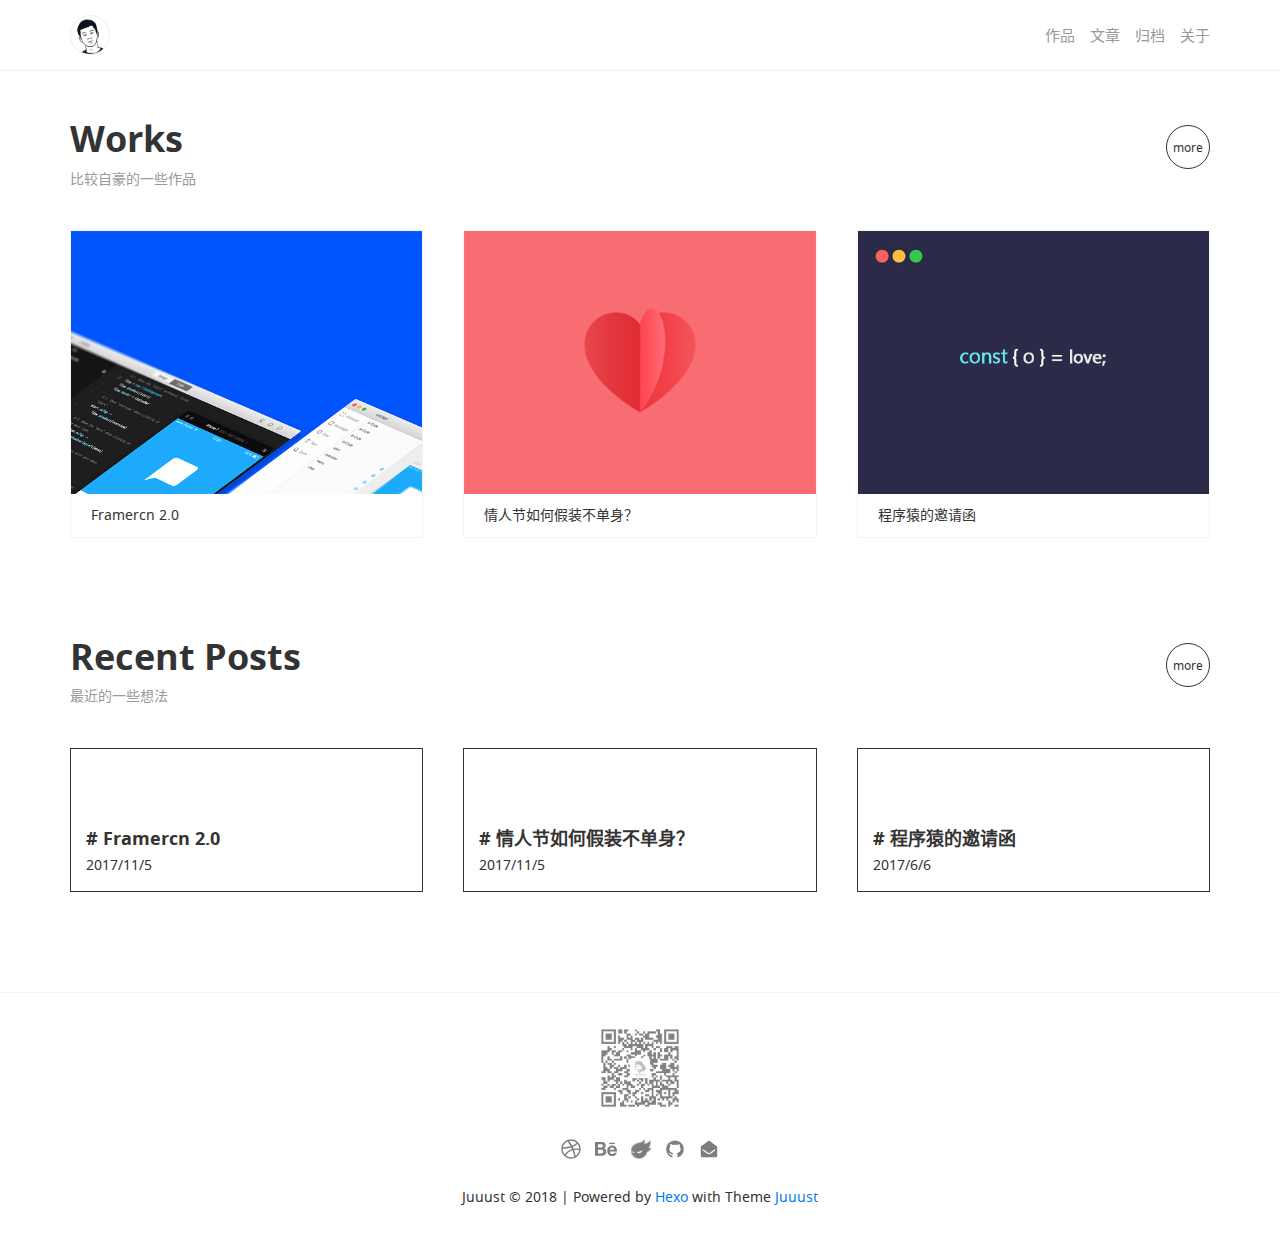
<file: index.html>
<!DOCTYPE html>
<html lang="zh-CN">

<!-- Head tag -->
<head>
  <meta charset="utf-8">
  <meta http-equiv="X-UA-Compatible" content="IE=edge">

  <!--Description-->
  
  <meta name="description" content="这是我的博客，包含设计、前端等内容。">
  

  <!--Author-->
  
  <meta name="author" content="Jun">
  

  <!--Open Graph Title-->
  
      <meta property="og:title" content="Juuust"/>
  
  <!--Open Graph Description-->
  
      <meta property="og:description" content="这是我的博客，包含设计、前端等内容。" />
  
  <!--Open Graph Site Name-->
  <meta property="og:site_name" content="Juuust"/>
  <!--Type page-->
  
      <meta property="og:type" content="website" />
  
  <!--Page Cover-->
  

  <meta name="viewport" content="width=device-width, initial-scale=1, maximum-scale=1">

  <!-- Title -->
  
  <title>Juuust - 好奇心大于一切</title>


  <link rel="shortcut icon" href="/images/favicon.ico">

  <!-- Custom CSS/Sass -->
  <link rel="stylesheet" href="/css/style.css">
</head>


<body>

  <!-- Nav -->
  <header class="site-header">
  <nav class="container">
    <a class="header-logo" href="/" rel="home">
      
      <img src="/images/header-avatar.png" alt="Juuust">
      
    </a>
    
    
    
      <a class="header-link pull-right " href="/about">
        关于
      </a>
      
    
      <a class="header-link pull-right " href="/archives">
        归档
      </a>
      
    
      <a class="header-link pull-right " href="/page">
        文章
      </a>
      
    
      <a class="header-link pull-right " href="/works">
        作品
      </a>
      
    
  </nav>
</header>


  <!-- Main Content -->
  
<div class="site-content home">
  
    

  <div class="container container-works">
    
      <h1 class="section-title">
        <span>Works</span>
        
          <a href="/works" class="btn-more pull-right">more</a>
        
      </h1>
      <p class="section-description">比较自豪的一些作品</p>
      <ul class="row works-list section-list">
        
          <li class="col-sm-6 col-md-4 section-item">
            <a class="list-item" href="/2017/framercn/">
              <div class="poster">
                <img src="/images/post/framercn/cover.png">
              </div>
              <div class="desc">
                <h4 class="title">Framercn 2.0</h4>
              </div>
            </a>
          </li>
        
          <li class="col-sm-6 col-md-4 section-item">
            <a class="list-item" href="/2017/love/">
              <div class="poster">
                <img src="/images/post/love/cover.png">
              </div>
              <div class="desc">
                <h4 class="title">情人节如何假装不单身？</h4>
              </div>
            </a>
          </li>
        
          <li class="col-sm-6 col-md-4 section-item">
            <a class="list-item" href="/2017/invitation/">
              <div class="poster">
                <img src="/images/post/invitation/cover.jpg">
              </div>
              <div class="desc">
                <h4 class="title">程序猿的邀请函</h4>
              </div>
            </a>
          </li>
        
      </ul>
    
  </div>


  
  <!-- 最近文章 -->
  <div class="container container-articles">
    
      <div class="space-lg"></div>
      <h1 class="section-title">
        <span>Recent Posts</span>
        <a href="/page" class="btn-more pull-right">more</a>
      </h1>
      <p class="section-description">最近的一些想法</p>
    
    <ul class="row articles-list section-list">
      
          

<li class="col-sm-6 col-md-4 section-item">
  <a class="list-item" href="/2017/framercn/">
    <div>
      <h3 class="item-title"># Framercn 2.0</h3>
      <p class="item-desc">2017/11/5</p>
    </div>
  </a>
</li>

      
          

<li class="col-sm-6 col-md-4 section-item">
  <a class="list-item" href="/2017/love/">
    <div>
      <h3 class="item-title"># 情人节如何假装不单身？</h3>
      <p class="item-desc">2017/11/5</p>
    </div>
  </a>
</li>

      
          

<li class="col-sm-6 col-md-4 section-item">
  <a class="list-item" href="/2017/invitation/">
    <div>
      <h3 class="item-title"># 程序猿的邀请函</h3>
      <p class="item-desc">2017/6/6</p>
    </div>
  </a>
</li>

      
    </ul>
  </div>
  
  <div class="space-xlg"></div>
</div>


  <!-- Footer -->
  
<footer class="footer text-center">
  <div class="container">
    
      <div class="footer-qrcode text-center">
        <img src="/images/weixin-qrcode.png"/>
      </div>
    
    <div class="footer-social">
      
        
          
        
          
            <a href="https://dribbble.com/leadream" class="icon icon-dribbble" target="_blank">
              <img src="/images/dribbble.svg">
            </a>
          
        
          
            <a href="https://github.com/leadream" class="icon icon-behance" target="_blank">
              <img src="/images/behance.svg">
            </a>
          
        
          
            <a href="https://leadream.zcool.com.cn/" class="icon icon-zcool" target="_blank">
              <img src="/images/zcool.svg">
            </a>
          
        
          
            <a href="https://github.com/leadream" class="icon icon-github" target="_blank">
              <img src="/images/github.svg">
            </a>
          
        
          
            <a href="mailto:leadream4@gmail.com" class="icon icon-mail" target="_blank">
              <img src="/images/mail.svg">
            </a>
          
        
      
    </div>
    <div>
      <span>Juuust &copy; 2018</span>
      
        <span class="split">|</span>
        <span>Powered by <a href="https://hexo.io/" target="_blank">Hexo</a> with Theme <a href="https://github.com/leadream/hexo-theme-juuust" target="_blank">Juuust</a></span>
      
    </div>
  </div>
</footer>


</body>

</html>
</file>
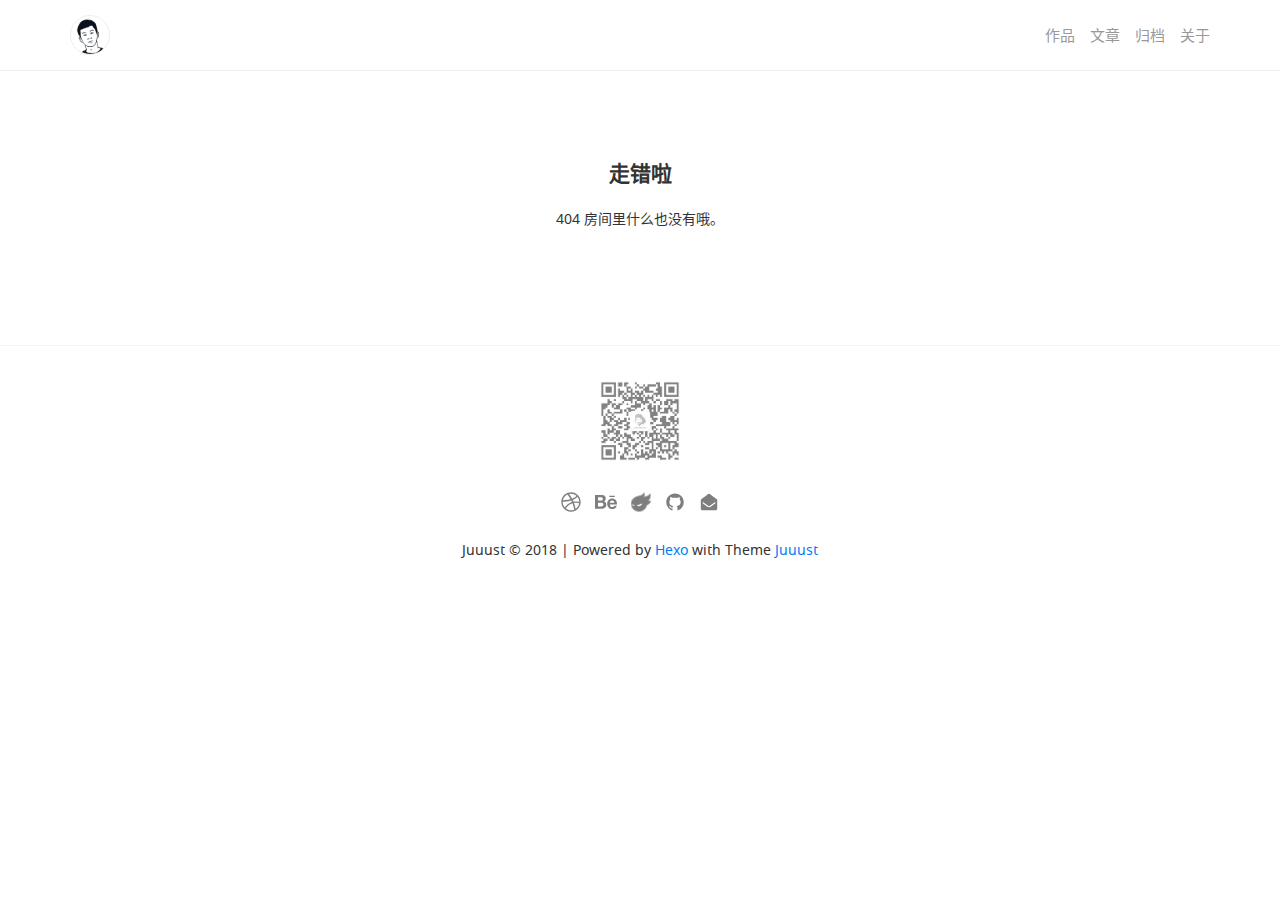
<file: 404/index.html>
<!DOCTYPE html>
<html lang="zh-CN">

<!-- Head tag -->
<head>
  <meta charset="utf-8">
  <meta http-equiv="X-UA-Compatible" content="IE=edge">

  <!--Description-->
  
  <meta name="description" content="404 房间里什么也没有哦。">
  

  <!--Author-->
  
  <meta name="author" content="Jun">
  

  <!--Open Graph Title-->
  
      <meta property="og:title" content="走错啦"/>
  
  <!--Open Graph Description-->
  
      <meta property="og:description" content="404 房间里什么也没有哦。" />
  
  <!--Open Graph Site Name-->
  <meta property="og:site_name" content="Juuust"/>
  <!--Type page-->
  
      <meta property="og:type" content="article" />
  
  <!--Page Cover-->
  

  <meta name="viewport" content="width=device-width, initial-scale=1, maximum-scale=1">

  <!-- Title -->
  
  <title>走错啦 - Juuust</title>


  <link rel="shortcut icon" href="/images/favicon.ico">

  <!-- Custom CSS/Sass -->
  <link rel="stylesheet" href="/css/style.css">
</head>


<body>

  <!-- Nav -->
  <header class="site-header">
  <nav class="container">
    <a class="header-logo" href="/" rel="home">
      
      <img src="/images/header-avatar.png" alt="Juuust">
      
    </a>
    
    
    
      <a class="header-link pull-right " href="/about">
        关于
      </a>
      
    
      <a class="header-link pull-right " href="/archives">
        归档
      </a>
      
    
      <a class="header-link pull-right " href="/page">
        文章
      </a>
      
    
      <a class="header-link pull-right " href="/works">
        作品
      </a>
      
    
  </nav>
</header>


  <!-- Main Content -->
  <div class="site-content not-found">
  <div class="container text-center">
    <div class="space-xxlg"></div>
    <h2>走错啦</h2>
    <p>404 房间里什么也没有哦。</p>
    <div class="space-sm"></div>
    <div class="space-xxlg"></div>
  </div>
</div>


  <!-- Footer -->
  
<footer class="footer text-center">
  <div class="container">
    
      <div class="footer-qrcode text-center">
        <img src="/images/weixin-qrcode.png"/>
      </div>
    
    <div class="footer-social">
      
        
          
        
          
            <a href="https://dribbble.com/leadream" class="icon icon-dribbble" target="_blank">
              <img src="/images/dribbble.svg">
            </a>
          
        
          
            <a href="https://github.com/leadream" class="icon icon-behance" target="_blank">
              <img src="/images/behance.svg">
            </a>
          
        
          
            <a href="https://leadream.zcool.com.cn/" class="icon icon-zcool" target="_blank">
              <img src="/images/zcool.svg">
            </a>
          
        
          
            <a href="https://github.com/leadream" class="icon icon-github" target="_blank">
              <img src="/images/github.svg">
            </a>
          
        
          
            <a href="mailto:leadream4@gmail.com" class="icon icon-mail" target="_blank">
              <img src="/images/mail.svg">
            </a>
          
        
      
    </div>
    <div>
      <span>Juuust &copy; 2018</span>
      
        <span class="split">|</span>
        <span>Powered by <a href="https://hexo.io/" target="_blank">Hexo</a> with Theme <a href="https://github.com/leadream/hexo-theme-juuust" target="_blank">Juuust</a></span>
      
    </div>
  </div>
</footer>


</body>

</html>
</file>
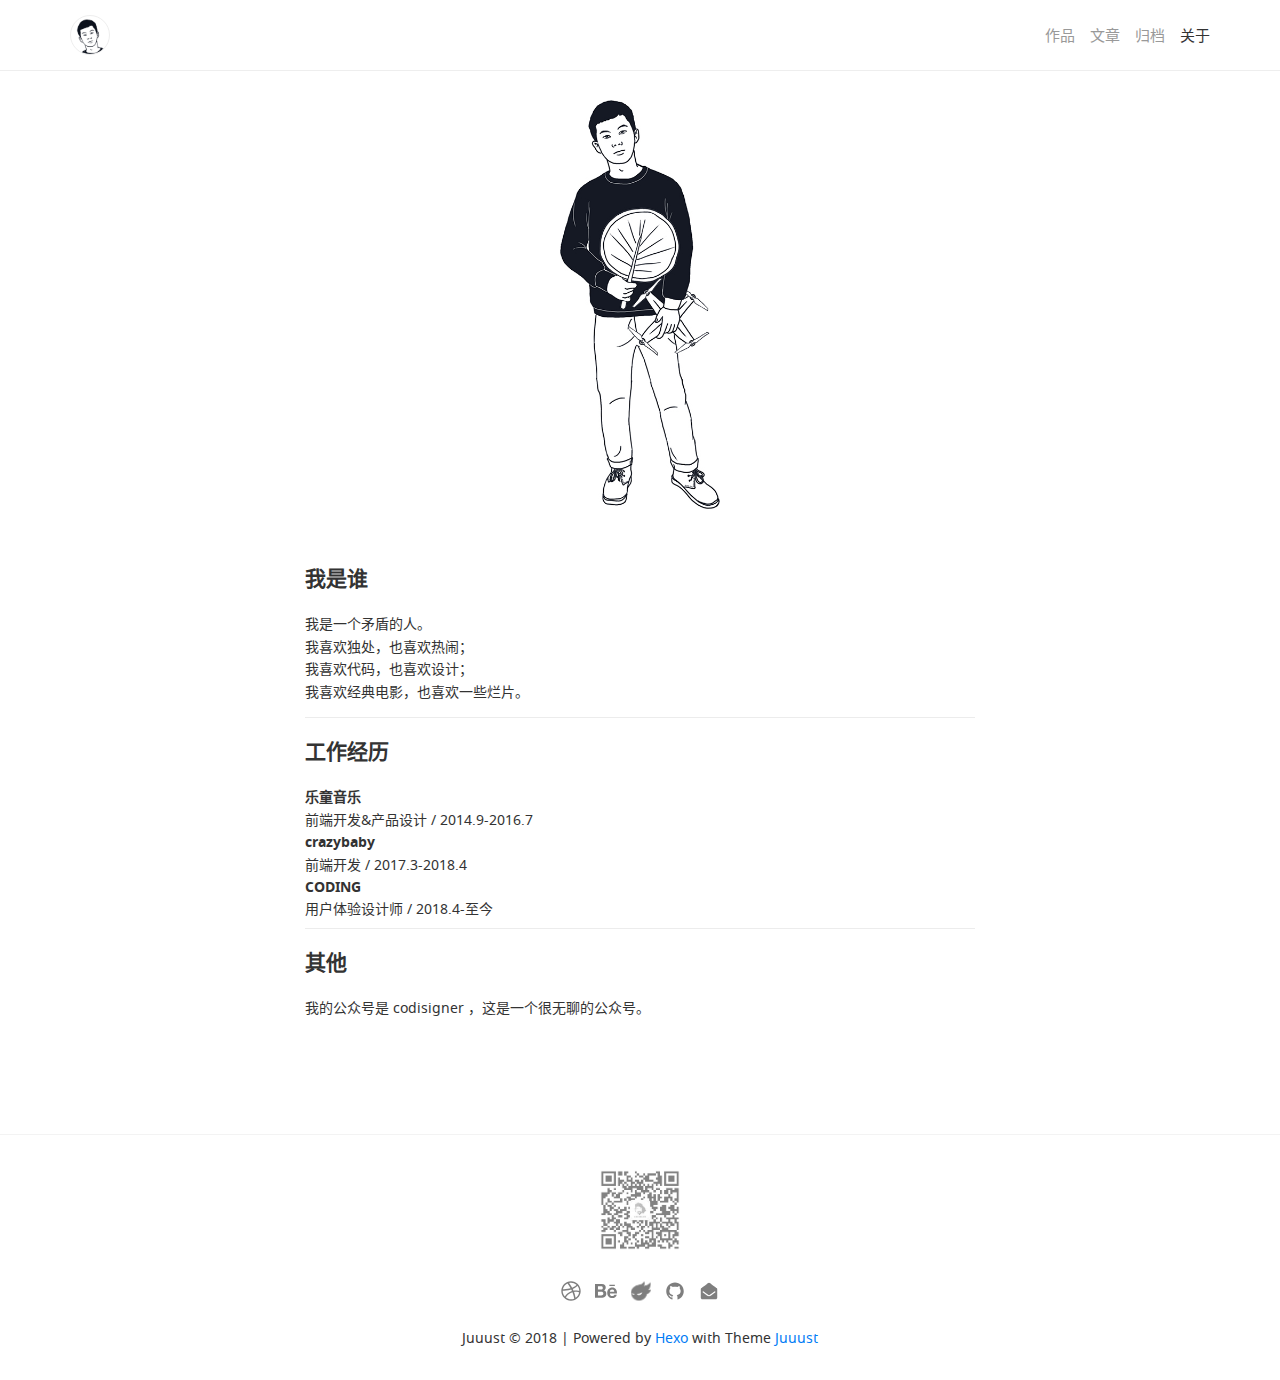
<file: about/index.html>
<!DOCTYPE html>
<html lang="zh-CN">

<!-- Head tag -->
<head>
  <meta charset="utf-8">
  <meta http-equiv="X-UA-Compatible" content="IE=edge">

  <!--Description-->
  
  <meta name="description" content="这是我的博客，包含设计、前端等内容。">
  

  <!--Author-->
  
  <meta name="author" content="Jun">
  

  <!--Open Graph Title-->
  
      <meta property="og:title" content="Juuust"/>
  
  <!--Open Graph Description-->
  
      <meta property="og:description" content="这是我的博客，包含设计、前端等内容。" />
  
  <!--Open Graph Site Name-->
  <meta property="og:site_name" content="Juuust"/>
  <!--Type page-->
  
      <meta property="og:type" content="website" />
  
  <!--Page Cover-->
  

  <meta name="viewport" content="width=device-width, initial-scale=1, maximum-scale=1">

  <!-- Title -->
  
  <title>Juuust</title>


  <link rel="shortcut icon" href="/images/favicon.ico">

  <!-- Custom CSS/Sass -->
  <link rel="stylesheet" href="/css/style.css">
</head>


<body>

  <!-- Nav -->
  <header class="site-header">
  <nav class="container">
    <a class="header-logo" href="/" rel="home">
      
      <img src="/images/header-avatar.png" alt="Juuust">
      
    </a>
    
    
    
      <a class="header-link pull-right active" href="/about">
        关于
      </a>
      
    
      <a class="header-link pull-right " href="/archives">
        归档
      </a>
      
    
      <a class="header-link pull-right " href="/page">
        文章
      </a>
      
    
      <a class="header-link pull-right " href="/works">
        作品
      </a>
      
    
  </nav>
</header>


  <!-- Main Content -->
  
<div class="site-content about">
	<div class="container about-limited">
    
      <section class="about-hero">
        <img src="/images/hero.jpg" style="width: 160px">
      </section>
    
    
      <section class="about-content">
        <h2 id="我是谁"><a href="#我是谁" class="headerlink" title="我是谁"></a>我是谁</h2><p>我是一个矛盾的人。<br>我喜欢独处，也喜欢热闹；<br>我喜欢代码，也喜欢设计；<br>我喜欢经典电影，也喜欢一些烂片。</p>
<hr>
<h2 id="工作经历"><a href="#工作经历" class="headerlink" title="工作经历"></a>工作经历</h2><ul>
<li><strong>乐童音乐</strong><br>前端开发&amp;产品设计 / 2014.9-2016.7</li>
<li><strong>crazybaby</strong><br>前端开发 / 2017.3-2018.4</li>
<li><strong>CODING</strong><br>用户体验设计师 / 2018.4-至今</li>
</ul>
<hr>
<h2 id="其他"><a href="#其他" class="headerlink" title="其他"></a>其他</h2><p>我的公众号是 codisigner ，这是一个很无聊的公众号。</p>

      </section>
    
	</div>
</div>


  <!-- Footer -->
  
<footer class="footer text-center">
  <div class="container">
    
      <div class="footer-qrcode text-center">
        <img src="/images/weixin-qrcode.png"/>
      </div>
    
    <div class="footer-social">
      
        
          
        
          
            <a href="https://dribbble.com/leadream" class="icon icon-dribbble" target="_blank">
              <img src="/images/dribbble.svg">
            </a>
          
        
          
            <a href="https://github.com/leadream" class="icon icon-behance" target="_blank">
              <img src="/images/behance.svg">
            </a>
          
        
          
            <a href="https://leadream.zcool.com.cn/" class="icon icon-zcool" target="_blank">
              <img src="/images/zcool.svg">
            </a>
          
        
          
            <a href="https://github.com/leadream" class="icon icon-github" target="_blank">
              <img src="/images/github.svg">
            </a>
          
        
          
            <a href="mailto:leadream4@gmail.com" class="icon icon-mail" target="_blank">
              <img src="/images/mail.svg">
            </a>
          
        
      
    </div>
    <div>
      <span>Juuust &copy; 2018</span>
      
        <span class="split">|</span>
        <span>Powered by <a href="https://hexo.io/" target="_blank">Hexo</a> with Theme <a href="https://github.com/leadream/hexo-theme-juuust" target="_blank">Juuust</a></span>
      
    </div>
  </div>
</footer>


</body>

</html>
</file>
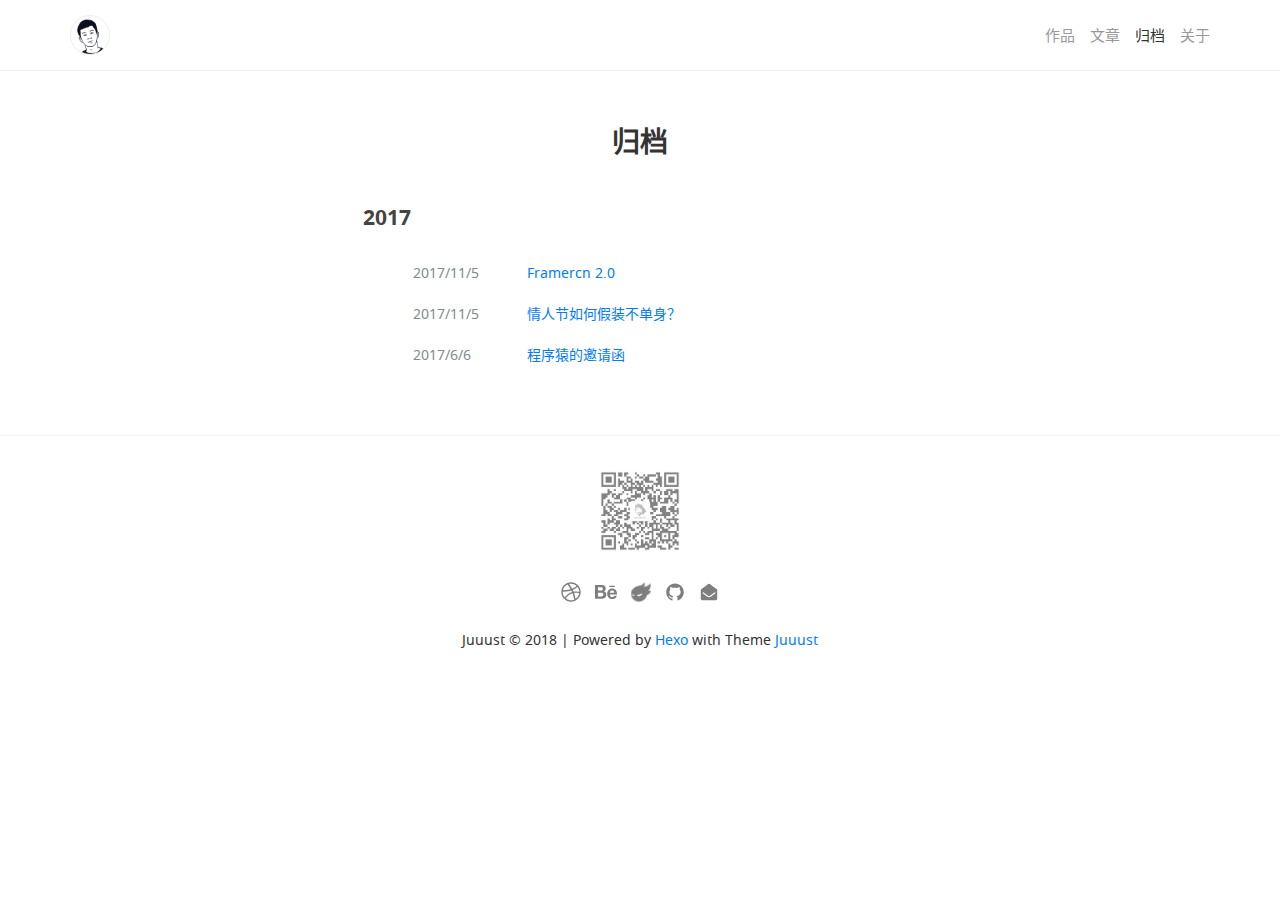
<file: archives/index.html>
<!DOCTYPE html>
<html lang="zh-CN">

<!-- Head tag -->
<head>
  <meta charset="utf-8">
  <meta http-equiv="X-UA-Compatible" content="IE=edge">

  <!--Description-->
  
  <meta name="description" content="这是我的博客，包含设计、前端等内容。">
  

  <!--Author-->
  
  <meta name="author" content="Jun">
  

  <!--Open Graph Title-->
  
      <meta property="og:title" content="Juuust"/>
  
  <!--Open Graph Description-->
  
      <meta property="og:description" content="这是我的博客，包含设计、前端等内容。" />
  
  <!--Open Graph Site Name-->
  <meta property="og:site_name" content="Juuust"/>
  <!--Type page-->
  
      <meta property="og:type" content="website" />
  
  <!--Page Cover-->
  

  <meta name="viewport" content="width=device-width, initial-scale=1, maximum-scale=1">

  <!-- Title -->
  
  <title>归档 - Juuust</title>


  <link rel="shortcut icon" href="/images/favicon.ico">

  <!-- Custom CSS/Sass -->
  <link rel="stylesheet" href="/css/style.css">
</head>


<body>

  <!-- Nav -->
  <header class="site-header">
  <nav class="container">
    <a class="header-logo" href="/" rel="home">
      
      <img src="/images/header-avatar.png" alt="Juuust">
      
    </a>
    
    
    
      <a class="header-link pull-right " href="/about">
        关于
      </a>
      
    
      <a class="header-link pull-right active" href="/archives">
        归档
      </a>
      
    
      <a class="header-link pull-right " href="/page">
        文章
      </a>
      
    
      <a class="header-link pull-right " href="/works">
        作品
      </a>
      
    
  </nav>
</header>


  <!-- Main Content -->
  

<!-- Main Content -->
<div class="archive site-content">
  <div class="container">
    <h1 class="archive-title text-center">归档</h1>
    <div class="row">
      <div class="col-lg-6 col-lg-offset-3 col-md-8 col-md-offset-2">
        <!-- Use lodash to classify posts. See https://lodash.com/docs#groupBy
          1. group site.posts by year
          2. sort posts-in-one-year by Month and Day
        -->
        

        
          <h2 class="year">2017</h2>
          <ul class="list">
            
  <li>
    <span class="date">
      2017/11/5
    </span>
    <a href="/2017/framercn/" class="title">
      Framercn 2.0
    </a>
  </li>

  <li>
    <span class="date">
      2017/11/5
    </span>
    <a href="/2017/love/" class="title">
      情人节如何假装不单身？
    </a>
  </li>

  <li>
    <span class="date">
      2017/6/6
    </span>
    <a href="/2017/invitation/" class="title">
      程序猿的邀请函
    </a>
  </li>


          </ul>
        
      </div>
    </div>
  </div>
</div>


  <!-- Footer -->
  
<footer class="footer text-center">
  <div class="container">
    
      <div class="footer-qrcode text-center">
        <img src="/images/weixin-qrcode.png"/>
      </div>
    
    <div class="footer-social">
      
        
          
        
          
            <a href="https://dribbble.com/leadream" class="icon icon-dribbble" target="_blank">
              <img src="/images/dribbble.svg">
            </a>
          
        
          
            <a href="https://github.com/leadream" class="icon icon-behance" target="_blank">
              <img src="/images/behance.svg">
            </a>
          
        
          
            <a href="https://leadream.zcool.com.cn/" class="icon icon-zcool" target="_blank">
              <img src="/images/zcool.svg">
            </a>
          
        
          
            <a href="https://github.com/leadream" class="icon icon-github" target="_blank">
              <img src="/images/github.svg">
            </a>
          
        
          
            <a href="mailto:leadream4@gmail.com" class="icon icon-mail" target="_blank">
              <img src="/images/mail.svg">
            </a>
          
        
      
    </div>
    <div>
      <span>Juuust &copy; 2018</span>
      
        <span class="split">|</span>
        <span>Powered by <a href="https://hexo.io/" target="_blank">Hexo</a> with Theme <a href="https://github.com/leadream/hexo-theme-juuust" target="_blank">Juuust</a></span>
      
    </div>
  </div>
</footer>


</body>

</html>
</file>
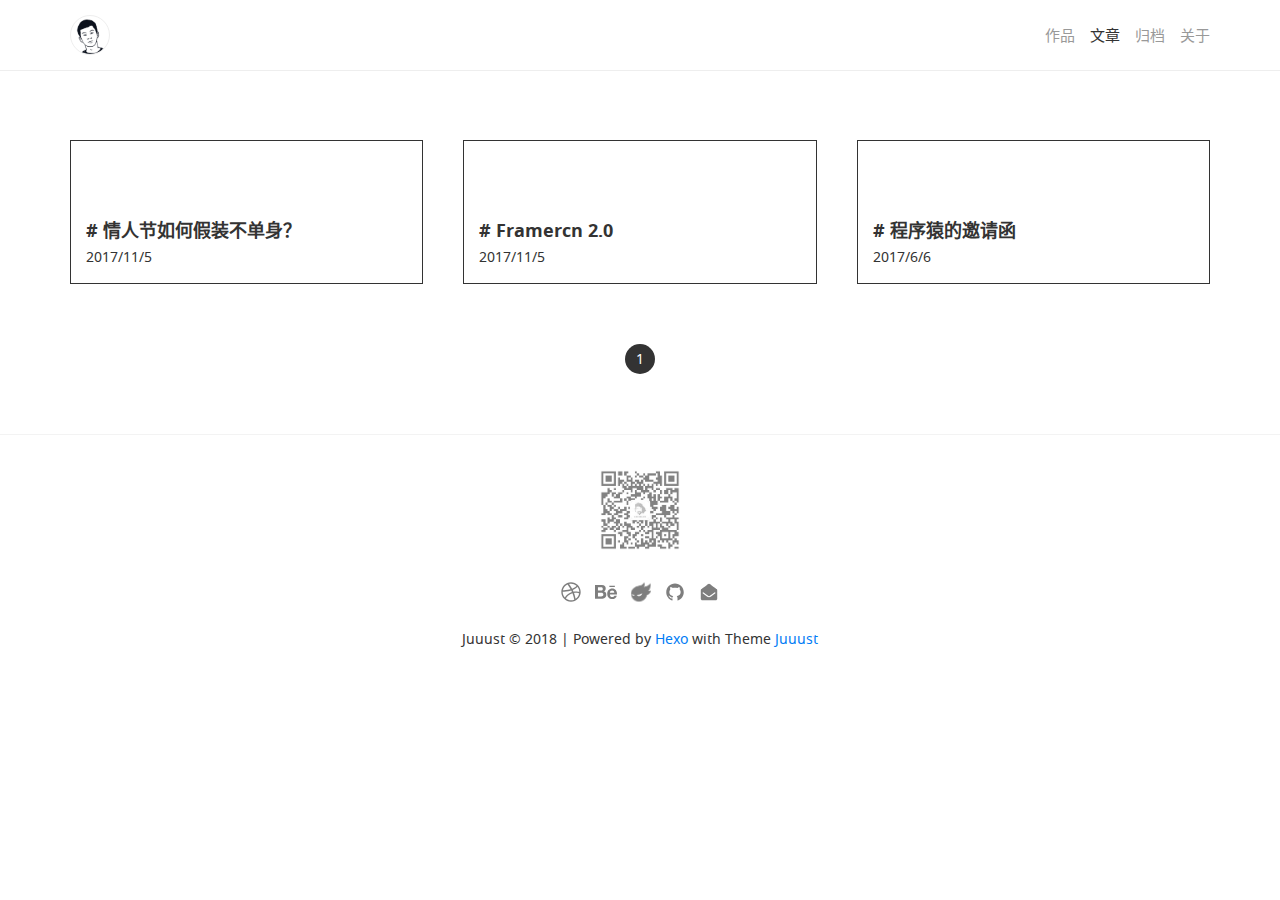
<file: page/index.html>
<!DOCTYPE html>
<html lang="zh-CN">

<!-- Head tag -->
<head>
  <meta charset="utf-8">
  <meta http-equiv="X-UA-Compatible" content="IE=edge">

  <!--Description-->
  
  <meta name="description" content="这是我的博客，包含设计、前端等内容。">
  

  <!--Author-->
  
  <meta name="author" content="Jun">
  

  <!--Open Graph Title-->
  
      <meta property="og:title" content="index"/>
  
  <!--Open Graph Description-->
  
      <meta property="og:description" content="这是我的博客，包含设计、前端等内容。" />
  
  <!--Open Graph Site Name-->
  <meta property="og:site_name" content="Juuust"/>
  <!--Type page-->
  
      <meta property="og:type" content="article" />
  
  <!--Page Cover-->
  

  <meta name="viewport" content="width=device-width, initial-scale=1, maximum-scale=1">

  <!-- Title -->
  
  <title>index - Juuust</title>


  <link rel="shortcut icon" href="/images/favicon.ico">

  <!-- Custom CSS/Sass -->
  <link rel="stylesheet" href="/css/style.css">
</head>


<body>

  <!-- Nav -->
  <header class="site-header">
  <nav class="container">
    <a class="header-logo" href="/" rel="home">
      
      <img src="/images/header-avatar.png" alt="Juuust">
      
    </a>
    
    
    
      <a class="header-link pull-right " href="/about">
        关于
      </a>
      
    
      <a class="header-link pull-right " href="/archives">
        归档
      </a>
      
    
      <a class="header-link pull-right active" href="/page">
        文章
      </a>
      
    
      <a class="header-link pull-right " href="/works">
        作品
      </a>
      
    
  </nav>
</header>


  <!-- Main Content -->
  
<div class="site-content page">
  <div class="container container-articles">
		<div class="space-xxlg"></div>
    <ul class="row articles-list section-list">
      
        

<li class="col-sm-6 col-md-4 section-item">
  <a class="list-item" href="/2017/love/">
    <div>
      <h3 class="item-title"># 情人节如何假装不单身？</h3>
      <p class="item-desc">2017/11/5</p>
    </div>
  </a>
</li>

      
        

<li class="col-sm-6 col-md-4 section-item">
  <a class="list-item" href="/2017/framercn/">
    <div>
      <h3 class="item-title"># Framercn 2.0</h3>
      <p class="item-desc">2017/11/5</p>
    </div>
  </a>
</li>

      
        

<li class="col-sm-6 col-md-4 section-item">
  <a class="list-item" href="/2017/invitation/">
    <div>
      <h3 class="item-title"># 程序猿的邀请函</h3>
      <p class="item-desc">2017/6/6</p>
    </div>
  </a>
</li>

      
    </ul>
  </div>
  

  <div class="pagination-widgets text-center">
    <nav class="container">
      <span class="page-number current">1</span>
    </nav>
  </div>


  <div class="space-xlg"></div>
</div>


  <!-- Footer -->
  
<footer class="footer text-center">
  <div class="container">
    
      <div class="footer-qrcode text-center">
        <img src="/images/weixin-qrcode.png"/>
      </div>
    
    <div class="footer-social">
      
        
          
        
          
            <a href="https://dribbble.com/leadream" class="icon icon-dribbble" target="_blank">
              <img src="/images/dribbble.svg">
            </a>
          
        
          
            <a href="https://github.com/leadream" class="icon icon-behance" target="_blank">
              <img src="/images/behance.svg">
            </a>
          
        
          
            <a href="https://leadream.zcool.com.cn/" class="icon icon-zcool" target="_blank">
              <img src="/images/zcool.svg">
            </a>
          
        
          
            <a href="https://github.com/leadream" class="icon icon-github" target="_blank">
              <img src="/images/github.svg">
            </a>
          
        
          
            <a href="mailto:leadream4@gmail.com" class="icon icon-mail" target="_blank">
              <img src="/images/mail.svg">
            </a>
          
        
      
    </div>
    <div>
      <span>Juuust &copy; 2018</span>
      
        <span class="split">|</span>
        <span>Powered by <a href="https://hexo.io/" target="_blank">Hexo</a> with Theme <a href="https://github.com/leadream/hexo-theme-juuust" target="_blank">Juuust</a></span>
      
    </div>
  </div>
</footer>


</body>

</html>
</file>
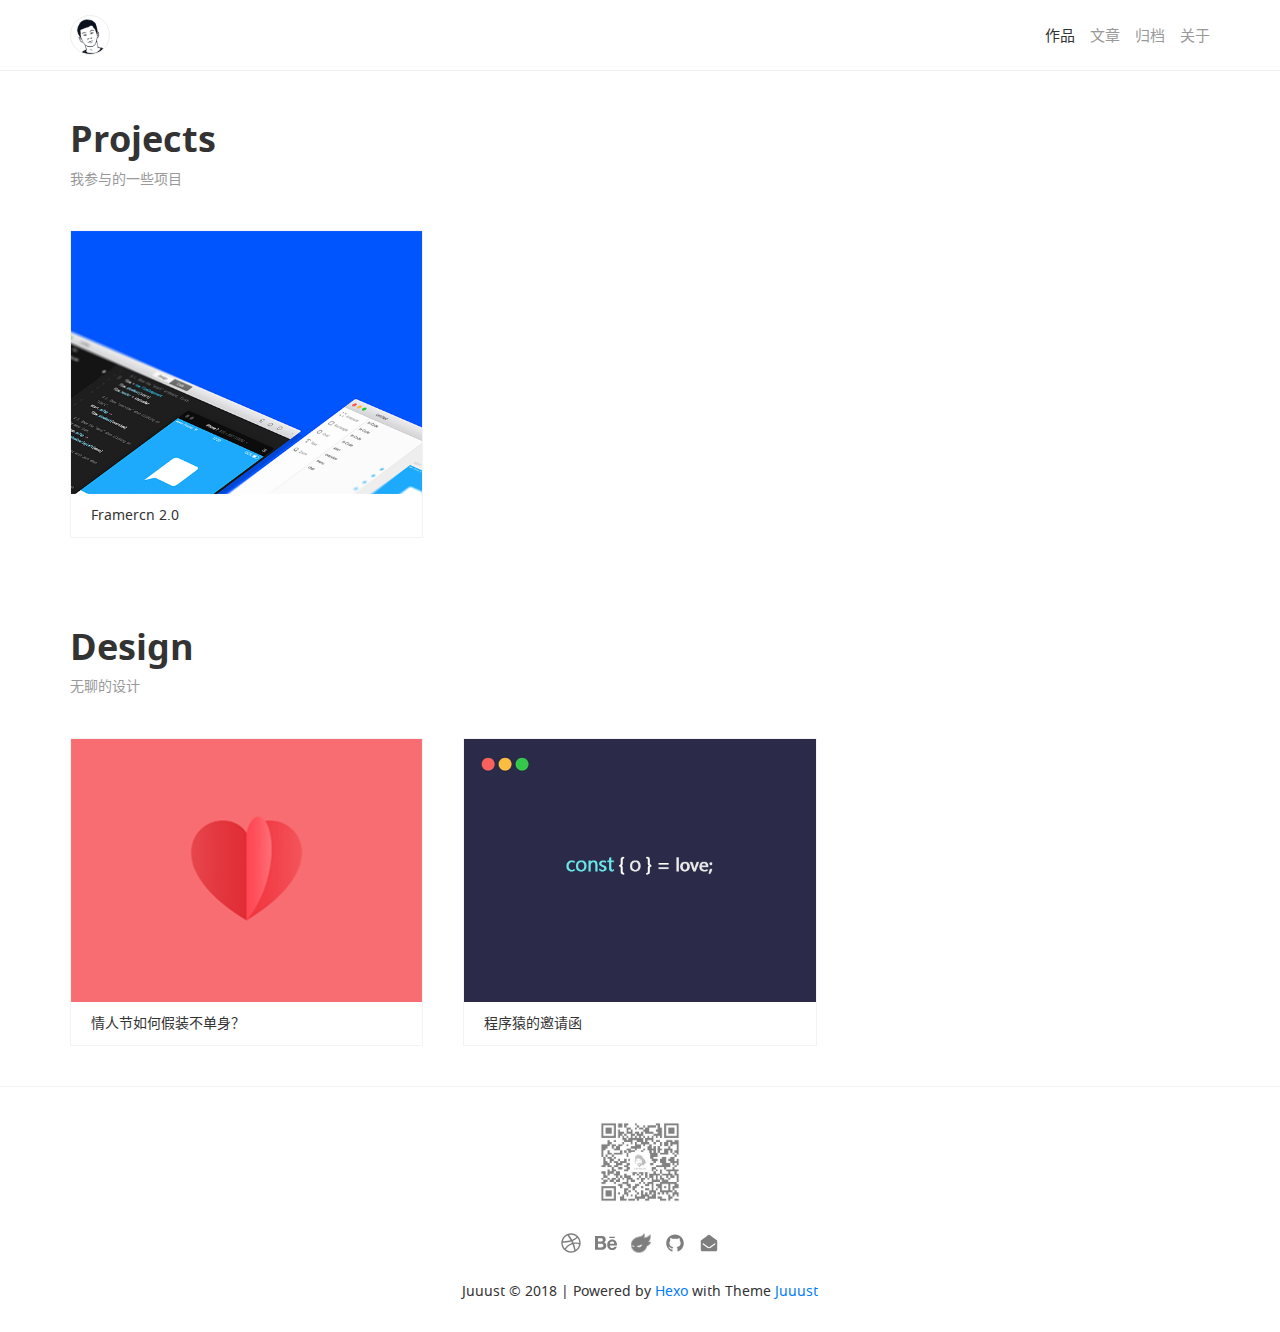
<file: works/index.html>
<!DOCTYPE html>
<html lang="zh-CN">

<!-- Head tag -->
<head>
  <meta charset="utf-8">
  <meta http-equiv="X-UA-Compatible" content="IE=edge">

  <!--Description-->
  
  <meta name="description" content="这是我的博客，包含设计、前端等内容。">
  

  <!--Author-->
  
  <meta name="author" content="Jun">
  

  <!--Open Graph Title-->
  
      <meta property="og:title" content="Juuust"/>
  
  <!--Open Graph Description-->
  
      <meta property="og:description" content="这是我的博客，包含设计、前端等内容。" />
  
  <!--Open Graph Site Name-->
  <meta property="og:site_name" content="Juuust"/>
  <!--Type page-->
  
      <meta property="og:type" content="website" />
  
  <!--Page Cover-->
  

  <meta name="viewport" content="width=device-width, initial-scale=1, maximum-scale=1">

  <!-- Title -->
  
  <title>Juuust</title>


  <link rel="shortcut icon" href="/images/favicon.ico">

  <!-- Custom CSS/Sass -->
  <link rel="stylesheet" href="/css/style.css">
</head>


<body>

  <!-- Nav -->
  <header class="site-header">
  <nav class="container">
    <a class="header-logo" href="/" rel="home">
      
      <img src="/images/header-avatar.png" alt="Juuust">
      
    </a>
    
    
    
      <a class="header-link pull-right " href="/about">
        关于
      </a>
      
    
      <a class="header-link pull-right " href="/archives">
        归档
      </a>
      
    
      <a class="header-link pull-right " href="/page">
        文章
      </a>
      
    
      <a class="header-link pull-right active" href="/works">
        作品
      </a>
      
    
  </nav>
</header>


  <!-- Main Content -->
  <div class="site-content works">
	

  <div class="container container-works">
    
      <h1 class="section-title">
        <span>Projects</span>
        
      </h1>
      <p class="section-description">我参与的一些项目</p>
      <ul class="row works-list section-list">
        
          <li class="col-sm-6 col-md-4 section-item">
            <a class="list-item" href="/2017/framercn/">
              <div class="poster">
                <img src="/images/post/framercn/cover.png">
              </div>
              <div class="desc">
                <h4 class="title">Framercn 2.0</h4>
              </div>
            </a>
          </li>
        
      </ul>
    
      <h1 class="section-title">
        <span>Design</span>
        
      </h1>
      <p class="section-description">无聊的设计</p>
      <ul class="row works-list section-list">
        
          <li class="col-sm-6 col-md-4 section-item">
            <a class="list-item" href="/2017/love/">
              <div class="poster">
                <img src="/images/post/love/cover.png">
              </div>
              <div class="desc">
                <h4 class="title">情人节如何假装不单身？</h4>
              </div>
            </a>
          </li>
        
          <li class="col-sm-6 col-md-4 section-item">
            <a class="list-item" href="/2017/invitation/">
              <div class="poster">
                <img src="/images/post/invitation/cover.jpg">
              </div>
              <div class="desc">
                <h4 class="title">程序猿的邀请函</h4>
              </div>
            </a>
          </li>
        
      </ul>
    
  </div>


</div>


  <!-- Footer -->
  
<footer class="footer text-center">
  <div class="container">
    
      <div class="footer-qrcode text-center">
        <img src="/images/weixin-qrcode.png"/>
      </div>
    
    <div class="footer-social">
      
        
          
        
          
            <a href="https://dribbble.com/leadream" class="icon icon-dribbble" target="_blank">
              <img src="/images/dribbble.svg">
            </a>
          
        
          
            <a href="https://github.com/leadream" class="icon icon-behance" target="_blank">
              <img src="/images/behance.svg">
            </a>
          
        
          
            <a href="https://leadream.zcool.com.cn/" class="icon icon-zcool" target="_blank">
              <img src="/images/zcool.svg">
            </a>
          
        
          
            <a href="https://github.com/leadream" class="icon icon-github" target="_blank">
              <img src="/images/github.svg">
            </a>
          
        
          
            <a href="mailto:leadream4@gmail.com" class="icon icon-mail" target="_blank">
              <img src="/images/mail.svg">
            </a>
          
        
      
    </div>
    <div>
      <span>Juuust &copy; 2018</span>
      
        <span class="split">|</span>
        <span>Powered by <a href="https://hexo.io/" target="_blank">Hexo</a> with Theme <a href="https://github.com/leadream/hexo-theme-juuust" target="_blank">Juuust</a></span>
      
    </div>
  </div>
</footer>


</body>

</html>
</file>
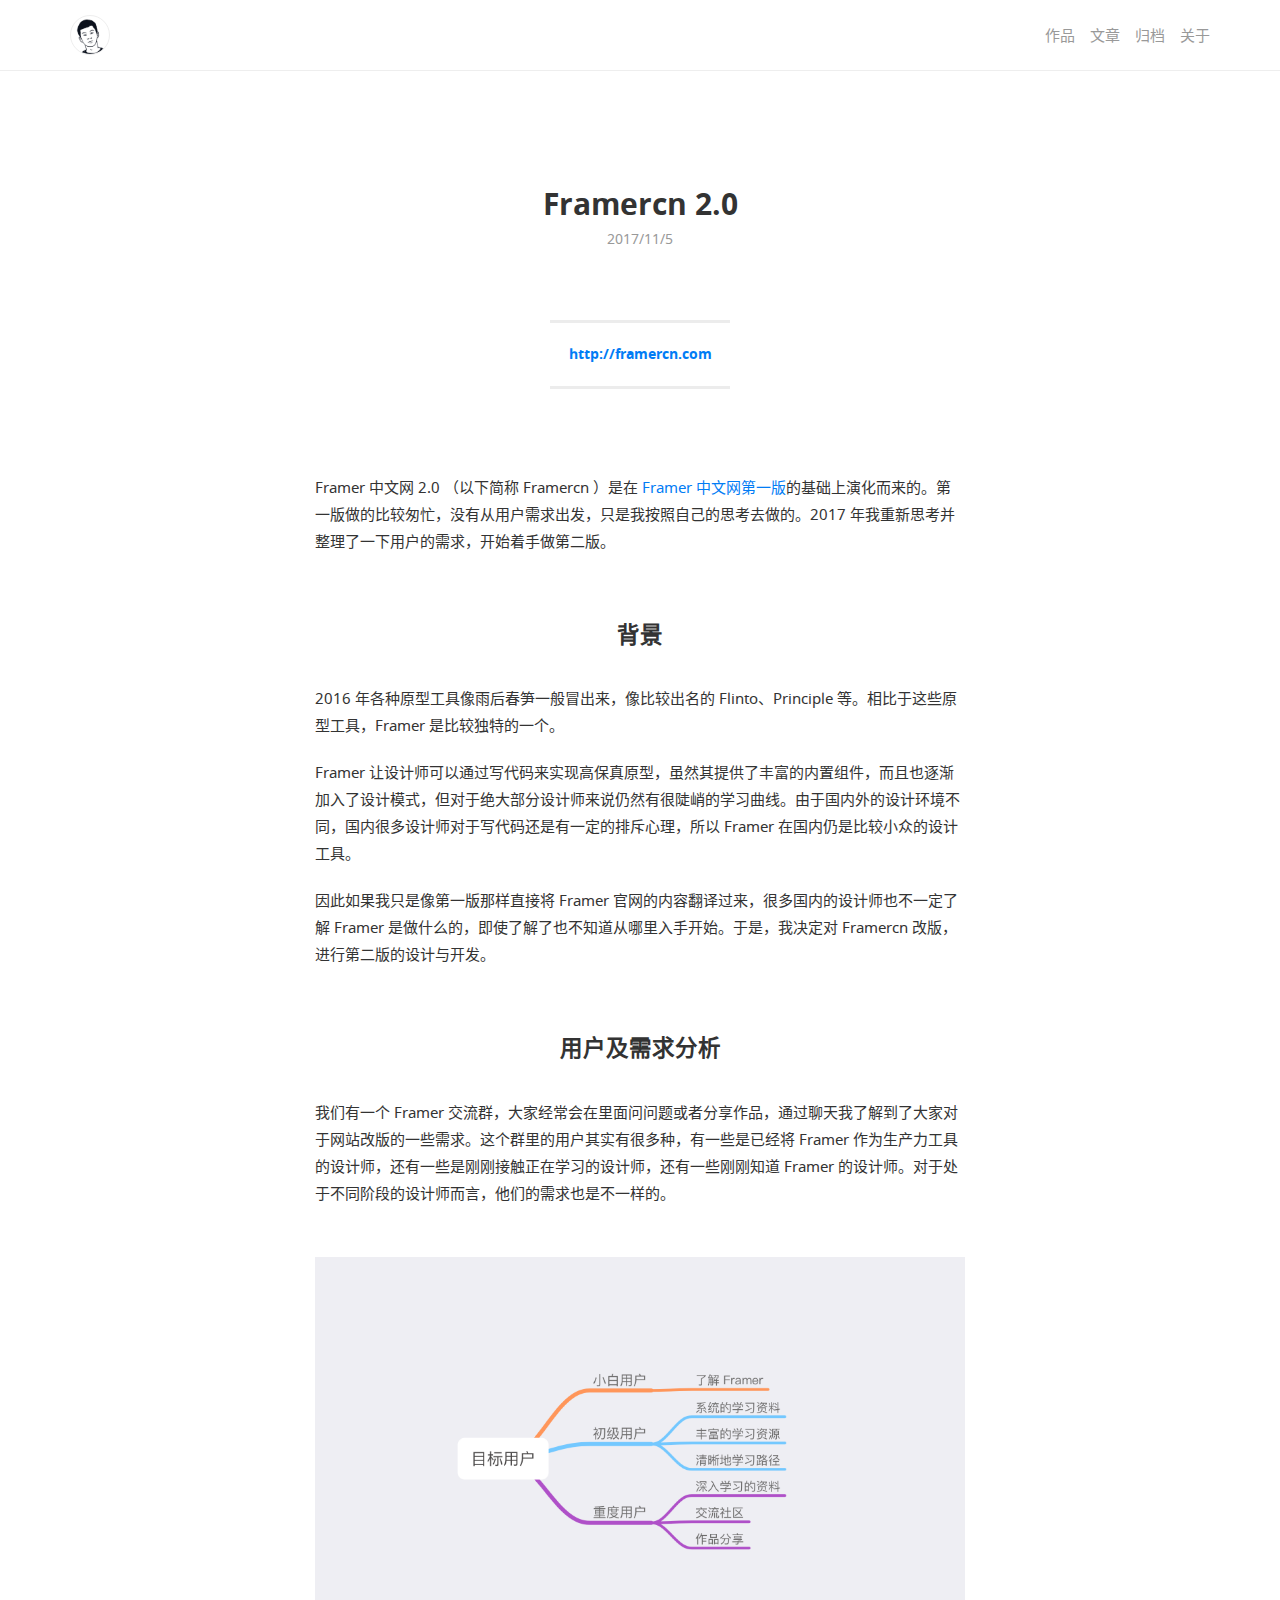
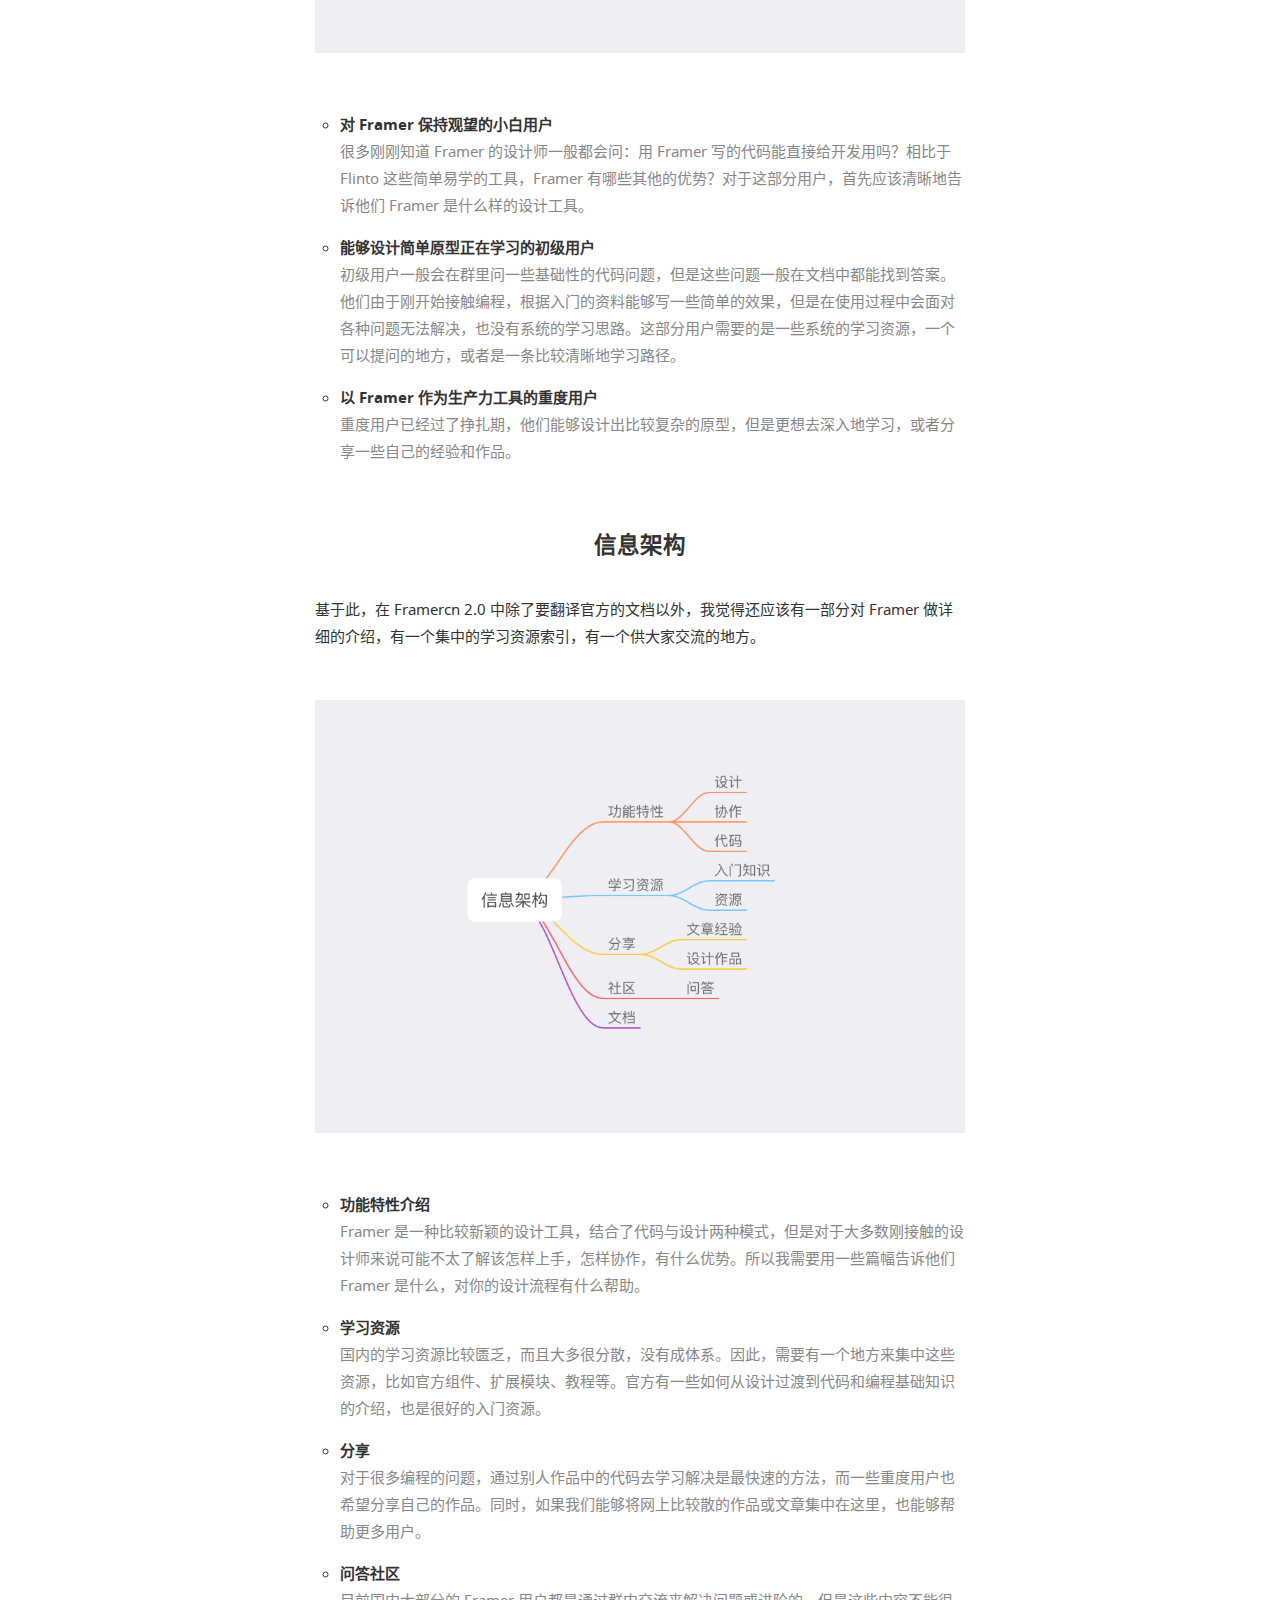
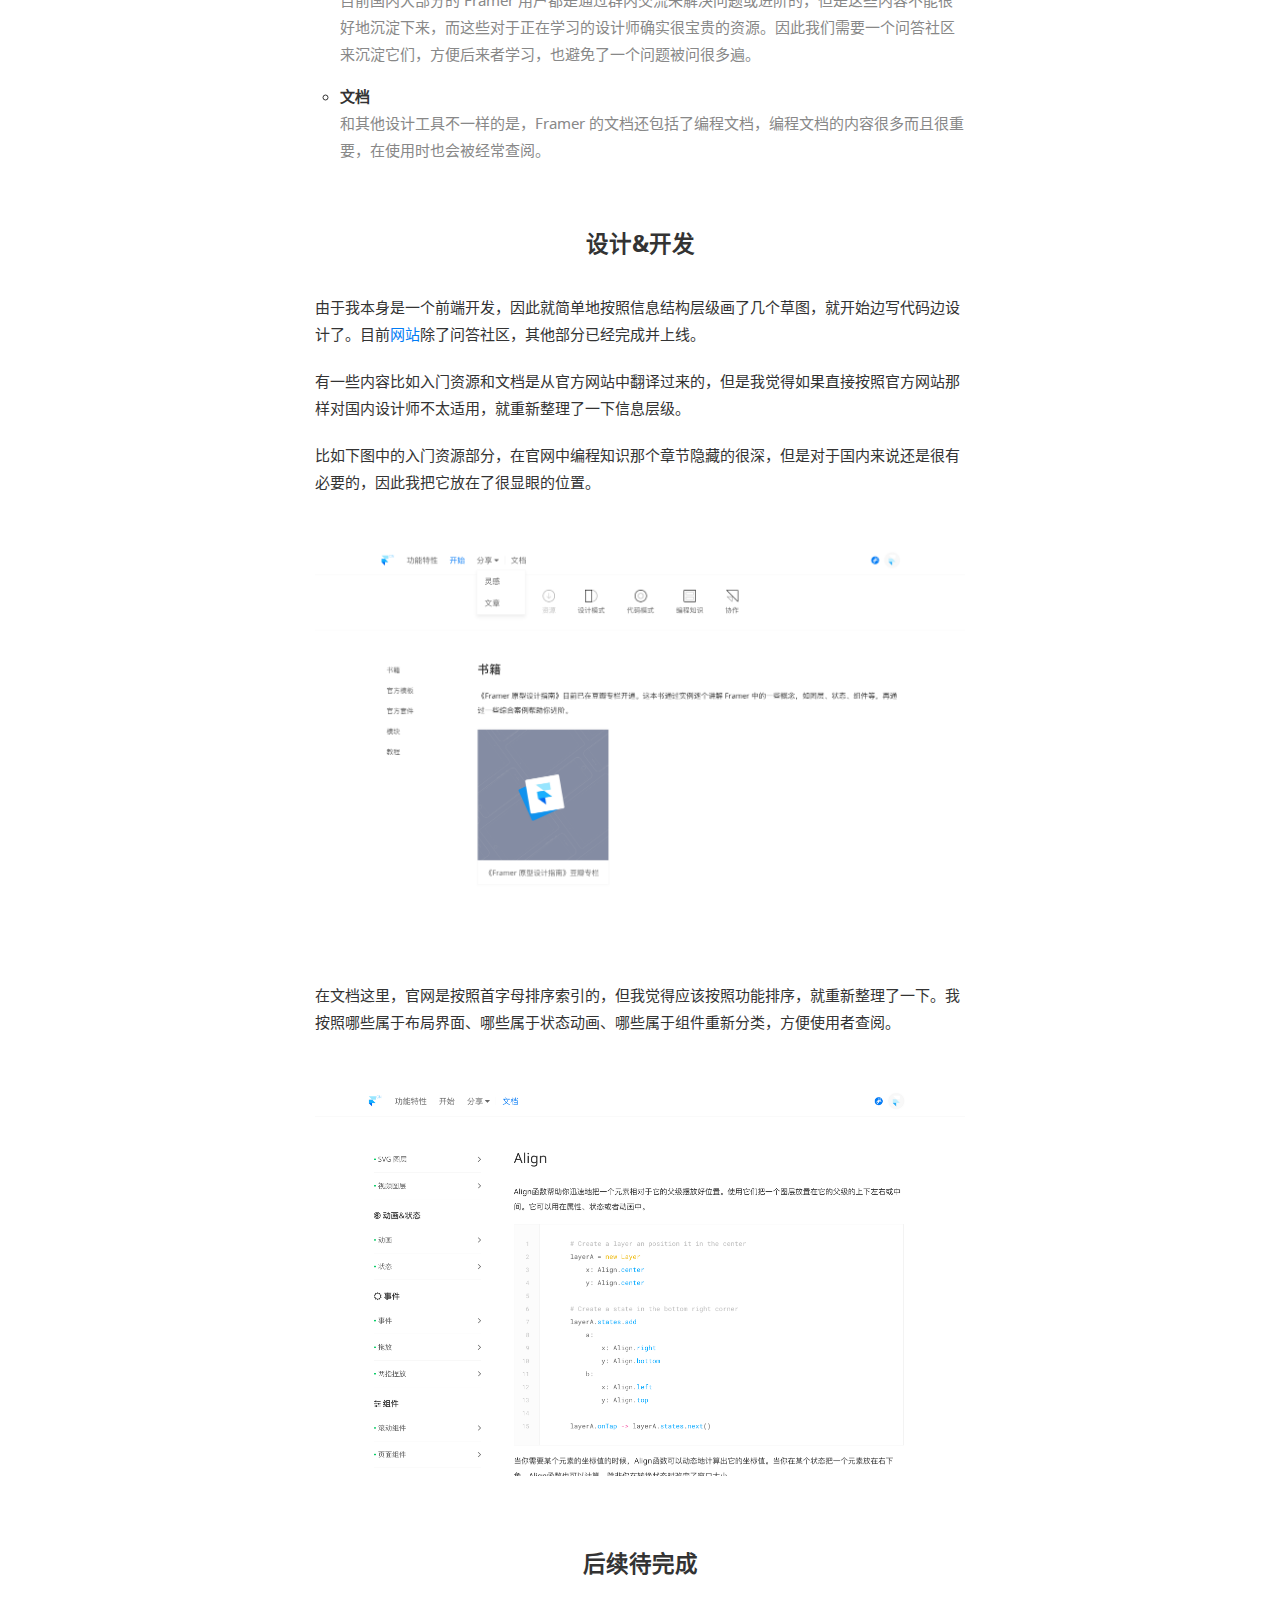
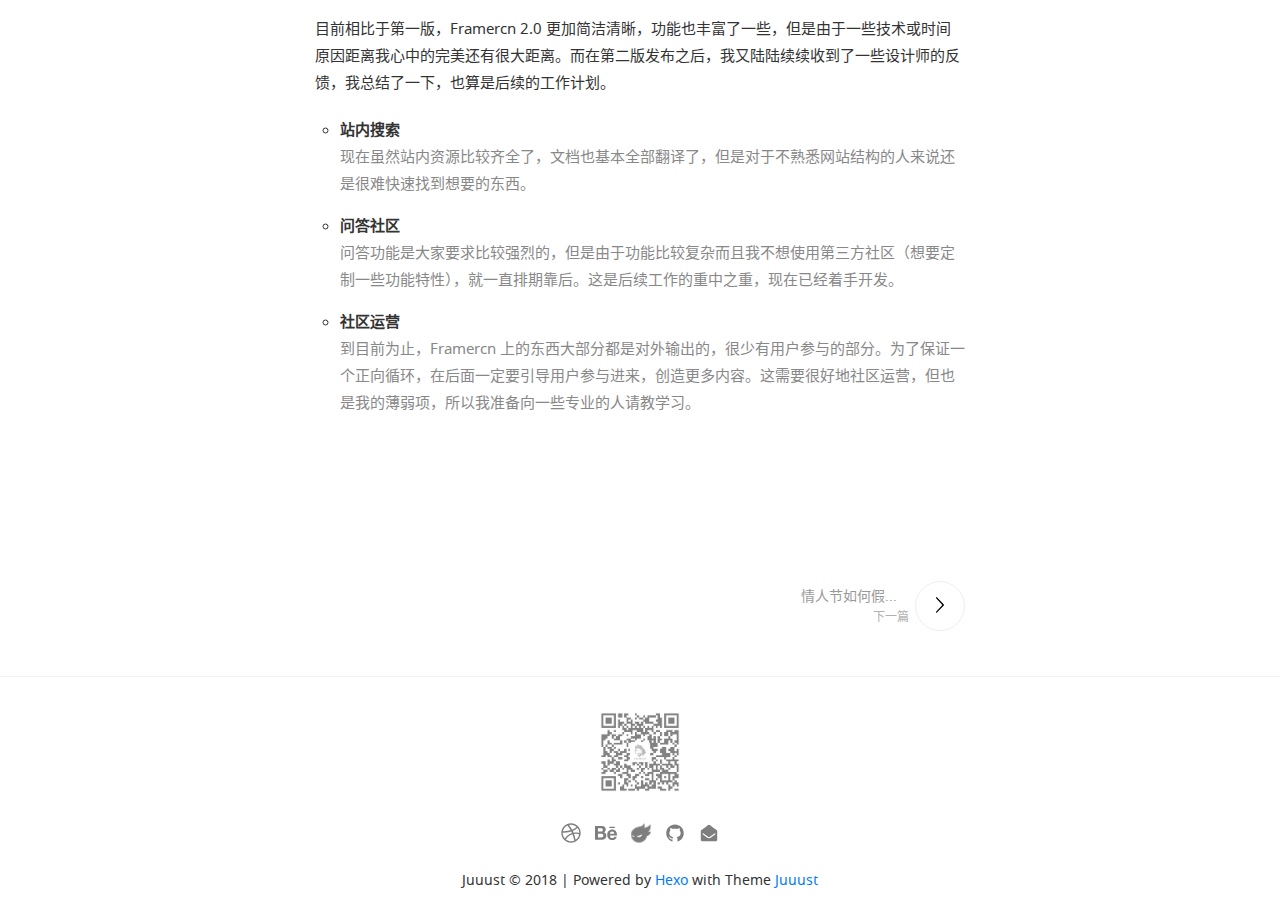
<file: 2017/framercn/index.html>
<!DOCTYPE html>
<html lang="zh-CN">

<!-- Head tag -->
<head>
  <meta charset="utf-8">
  <meta http-equiv="X-UA-Compatible" content="IE=edge">

  <!--Description-->
  
  <meta name="description" content="这是我的博客，包含设计、前端等内容。">
  

  <!--Author-->
  
  <meta name="author" content="Jun">
  

  <!--Open Graph Title-->
  
      <meta property="og:title" content="Framercn 2.0"/>
  
  <!--Open Graph Description-->
  
      <meta property="og:description" content="这是我的博客，包含设计、前端等内容。" />
  
  <!--Open Graph Site Name-->
  <meta property="og:site_name" content="Juuust"/>
  <!--Type page-->
  
      <meta property="og:type" content="article" />
  
  <!--Page Cover-->
  

  <meta name="viewport" content="width=device-width, initial-scale=1, maximum-scale=1">

  <!-- Title -->
  
  <title>Framercn 2.0 - Juuust</title>


  <link rel="shortcut icon" href="/images/favicon.ico">

  <!-- Custom CSS/Sass -->
  <link rel="stylesheet" href="/css/style.css">
</head>


<body>

  <!-- Nav -->
  <header class="site-header">
  <nav class="container">
    <a class="header-logo" href="/" rel="home">
      
      <img src="/images/header-avatar.png" alt="Juuust">
      
    </a>
    
    
    
      <a class="header-link pull-right " href="/about">
        关于
      </a>
      
    
      <a class="header-link pull-right " href="/archives">
        归档
      </a>
      
    
      <a class="header-link pull-right " href="/page">
        文章
      </a>
      
    
      <a class="header-link pull-right " href="/works">
        作品
      </a>
      
    
  </nav>
</header>


  <!-- Main Content -->
  <div class="site-content post-container">
  <div class="container container-limited">
    <div class="space-xlg"></div>
    <section class="container-header">
      <h1>
        Framercn 2.0
      </h1>
      
      <p>2017/11/5</p>
    </section>
    <div class="space-lg"></div>
    
      <section class="container-line"></section>
      <section class="container-outline">
        <h4><a href='http://framercn.com' target='_blank'>http://framercn.com</a></h4>
      </section>
      <section class="container-line"></section>
      <div class="space-lg"></div>
    
    <section class="row container-article">
      <div class="col-sm-12 article-content">
        <p>Framer 中文网 2.0 （以下简称 Framercn ）是在 <a href="/2016/framer">Framer 中文网第一版</a>的基础上演化而来的。第一版做的比较匆忙，没有从用户需求出发，只是我按照自己的思考去做的。2017 年我重新思考并整理了一下用户的需求，开始着手做第二版。</p>
<h2 id="背景"><a href="#背景" class="headerlink" title="背景"></a>背景</h2><p>2016 年各种原型工具像雨后春笋一般冒出来，像比较出名的 Flinto、Principle 等。相比于这些原型工具，Framer 是比较独特的一个。</p>
<p>Framer 让设计师可以通过写代码来实现高保真原型，虽然其提供了丰富的内置组件，而且也逐渐加入了设计模式，但对于绝大部分设计师来说仍然有很陡峭的学习曲线。由于国内外的设计环境不同，国内很多设计师对于写代码还是有一定的排斥心理，所以 Framer 在国内仍是比较小众的设计工具。</p>
<p>因此如果我只是像第一版那样直接将 Framer 官网的内容翻译过来，很多国内的设计师也不一定了解 Framer 是做什么的，即使了解了也不知道从哪里入手开始。于是，我决定对 Framercn 改版，进行第二版的设计与开发。</p>
<h2 id="用户及需求分析"><a href="#用户及需求分析" class="headerlink" title="用户及需求分析"></a>用户及需求分析</h2><p>我们有一个 Framer 交流群，大家经常会在里面问问题或者分享作品，通过聊天我了解到了大家对于网站改版的一些需求。这个群里的用户其实有很多种，有一些是已经将 Framer 作为生产力工具的设计师，还有一些是刚刚接触正在学习的设计师，还有一些刚刚知道 Framer 的设计师。对于处于不同阶段的设计师而言，他们的需求也是不一样的。</p>
<p class="content-image"><img src="/images/post/framercn/users-requirement.png" alt="用户需求"></p>
<ul>
<li><strong>对 Framer 保持观望的小白用户</strong><blockquote>
<p>很多刚刚知道 Framer 的设计师一般都会问：用 Framer 写的代码能直接给开发用吗？相比于 Flinto 这些简单易学的工具，Framer 有哪些其他的优势？对于这部分用户，首先应该清晰地告诉他们 Framer 是什么样的设计工具。</p>
</blockquote>
</li>
<li><strong>能够设计简单原型正在学习的初级用户</strong><blockquote>
<p>初级用户一般会在群里问一些基础性的代码问题，但是这些问题一般在文档中都能找到答案。他们由于刚开始接触编程，根据入门的资料能够写一些简单的效果，但是在使用过程中会面对各种问题无法解决，也没有系统的学习思路。这部分用户需要的是一些系统的学习资源，一个可以提问的地方，或者是一条比较清晰地学习路径。</p>
</blockquote>
</li>
<li><strong>以 Framer 作为生产力工具的重度用户</strong><blockquote>
<p>重度用户已经过了挣扎期，他们能够设计出比较复杂的原型，但是更想去深入地学习，或者分享一些自己的经验和作品。</p>
</blockquote>
</li>
</ul>
<h2 id="信息架构"><a href="#信息架构" class="headerlink" title="信息架构"></a>信息架构</h2><p>基于此，在 Framercn 2.0 中除了要翻译官方的文档以外，我觉得还应该有一部分对 Framer 做详细的介绍，有一个集中的学习资源索引，有一个供大家交流的地方。</p>
<p class="content-image"><img src="/images/post/framercn/information-structure.png" alt="信息架构"></p>
<ul>
<li><strong>功能特性介绍</strong><blockquote>
<p>Framer 是一种比较新颖的设计工具，结合了代码与设计两种模式，但是对于大多数刚接触的设计师来说可能不太了解该怎样上手，怎样协作，有什么优势。所以我需要用一些篇幅告诉他们 Framer 是什么，对你的设计流程有什么帮助。</p>
</blockquote>
</li>
<li><strong>学习资源</strong><blockquote>
<p>国内的学习资源比较匮乏，而且大多很分散，没有成体系。因此，需要有一个地方来集中这些资源，比如官方组件、扩展模块、教程等。官方有一些如何从设计过渡到代码和编程基础知识的介绍，也是很好的入门资源。</p>
</blockquote>
</li>
<li><strong>分享</strong><blockquote>
<p>对于很多编程的问题，通过别人作品中的代码去学习解决是最快速的方法，而一些重度用户也希望分享自己的作品。同时，如果我们能够将网上比较散的作品或文章集中在这里，也能够帮助更多用户。</p>
</blockquote>
</li>
<li><strong>问答社区</strong><blockquote>
<p>目前国内大部分的 Framer 用户都是通过群内交流来解决问题或进阶的，但是这些内容不能很好地沉淀下来，而这些对于正在学习的设计师确实很宝贵的资源。因此我们需要一个问答社区来沉淀它们，方便后来者学习，也避免了一个问题被问很多遍。</p>
</blockquote>
</li>
<li><strong>文档</strong><blockquote>
<p>和其他设计工具不一样的是，Framer 的文档还包括了编程文档，编程文档的内容很多而且很重要，在使用时也会被经常查阅。</p>
</blockquote>
</li>
</ul>
<h2 id="设计-amp-开发"><a href="#设计-amp-开发" class="headerlink" title="设计&amp;开发"></a>设计&amp;开发</h2><p>由于我本身是一个前端开发，因此就简单地按照信息结构层级画了几个草图，就开始边写代码边设计了。目前<a href="http://framercn.com" target="_blank" rel="noopener">网站</a>除了问答社区，其他部分已经完成并上线。</p>
<p>有一些内容比如入门资源和文档是从官方网站中翻译过来的，但是我觉得如果直接按照官方网站那样对国内设计师不太适用，就重新整理了一下信息层级。</p>
<p>比如下图中的入门资源部分，在官网中编程知识那个章节隐藏的很深，但是对于国内来说还是很有必要的，因此我把它放在了很显眼的位置。</p>
<p class="content-image"><img src="/images/post/framercn/learn.png" alt="入门界面"></p>
<p>在文档这里，官网是按照首字母排序索引的，但我觉得应该按照功能排序，就重新整理了一下。我按照哪些属于布局界面、哪些属于状态动画、哪些属于组件重新分类，方便使用者查阅。</p>
<p class="content-image"><img src="/images/post/framercn/docs.png" alt="文档界面"></p>
<h2 id="后续待完成"><a href="#后续待完成" class="headerlink" title="后续待完成"></a>后续待完成</h2><p>目前相比于第一版，Framercn 2.0 更加简洁清晰，功能也丰富了一些，但是由于一些技术或时间原因距离我心中的完美还有很大距离。而在第二版发布之后，我又陆陆续续收到了一些设计师的反馈，我总结了一下，也算是后续的工作计划。</p>
<ul>
<li><strong>站内搜索</strong><blockquote>
<p>现在虽然站内资源比较齐全了，文档也基本全部翻译了，但是对于不熟悉网站结构的人来说还是很难快速找到想要的东西。</p>
</blockquote>
</li>
<li><strong>问答社区</strong><blockquote>
<p>问答功能是大家要求比较强烈的，但是由于功能比较复杂而且我不想使用第三方社区（想要定制一些功能特性），就一直排期靠后。这是后续工作的重中之重，现在已经着手开发。</p>
</blockquote>
</li>
<li><strong>社区运营</strong><blockquote>
<p>到目前为止，Framercn 上的东西大部分都是对外输出的，很少有用户参与的部分。为了保证一个正向循环，在后面一定要引导用户参与进来，创造更多内容。这需要很好地社区运营，但也是我的薄弱项，所以我准备向一些专业的人请教学习。</p>
</blockquote>
</li>
</ul>

      </div>
    </section>
    <!-- Prev or Next -->
    <div class="space-xxlg"></div>
    <section class="row container-ending">
      
      
        <a href="/2017/love/" class="ending-nav ending-next" title="情人节如何假装不单身？">
          <div class="hidden-xs">
            <p>情人节如何假装不单身？</p>
            <p>下一篇</p>
          </div>
          <div class="nav-icon text-center">
            <img src="/images/arrow-right.svg">
          </div>
        </a>
      
    </section>
    <div class="space-xxlg"></div>
  </div>
</div>


  <!-- Footer -->
  
<footer class="footer text-center">
  <div class="container">
    
      <div class="footer-qrcode text-center">
        <img src="/images/weixin-qrcode.png"/>
      </div>
    
    <div class="footer-social">
      
        
          
        
          
            <a href="https://dribbble.com/leadream" class="icon icon-dribbble" target="_blank">
              <img src="/images/dribbble.svg">
            </a>
          
        
          
            <a href="https://github.com/leadream" class="icon icon-behance" target="_blank">
              <img src="/images/behance.svg">
            </a>
          
        
          
            <a href="https://leadream.zcool.com.cn/" class="icon icon-zcool" target="_blank">
              <img src="/images/zcool.svg">
            </a>
          
        
          
            <a href="https://github.com/leadream" class="icon icon-github" target="_blank">
              <img src="/images/github.svg">
            </a>
          
        
          
            <a href="mailto:leadream4@gmail.com" class="icon icon-mail" target="_blank">
              <img src="/images/mail.svg">
            </a>
          
        
      
    </div>
    <div>
      <span>Juuust &copy; 2018</span>
      
        <span class="split">|</span>
        <span>Powered by <a href="https://hexo.io/" target="_blank">Hexo</a> with Theme <a href="https://github.com/leadream/hexo-theme-juuust" target="_blank">Juuust</a></span>
      
    </div>
  </div>
</footer>


</body>

</html>
</file>
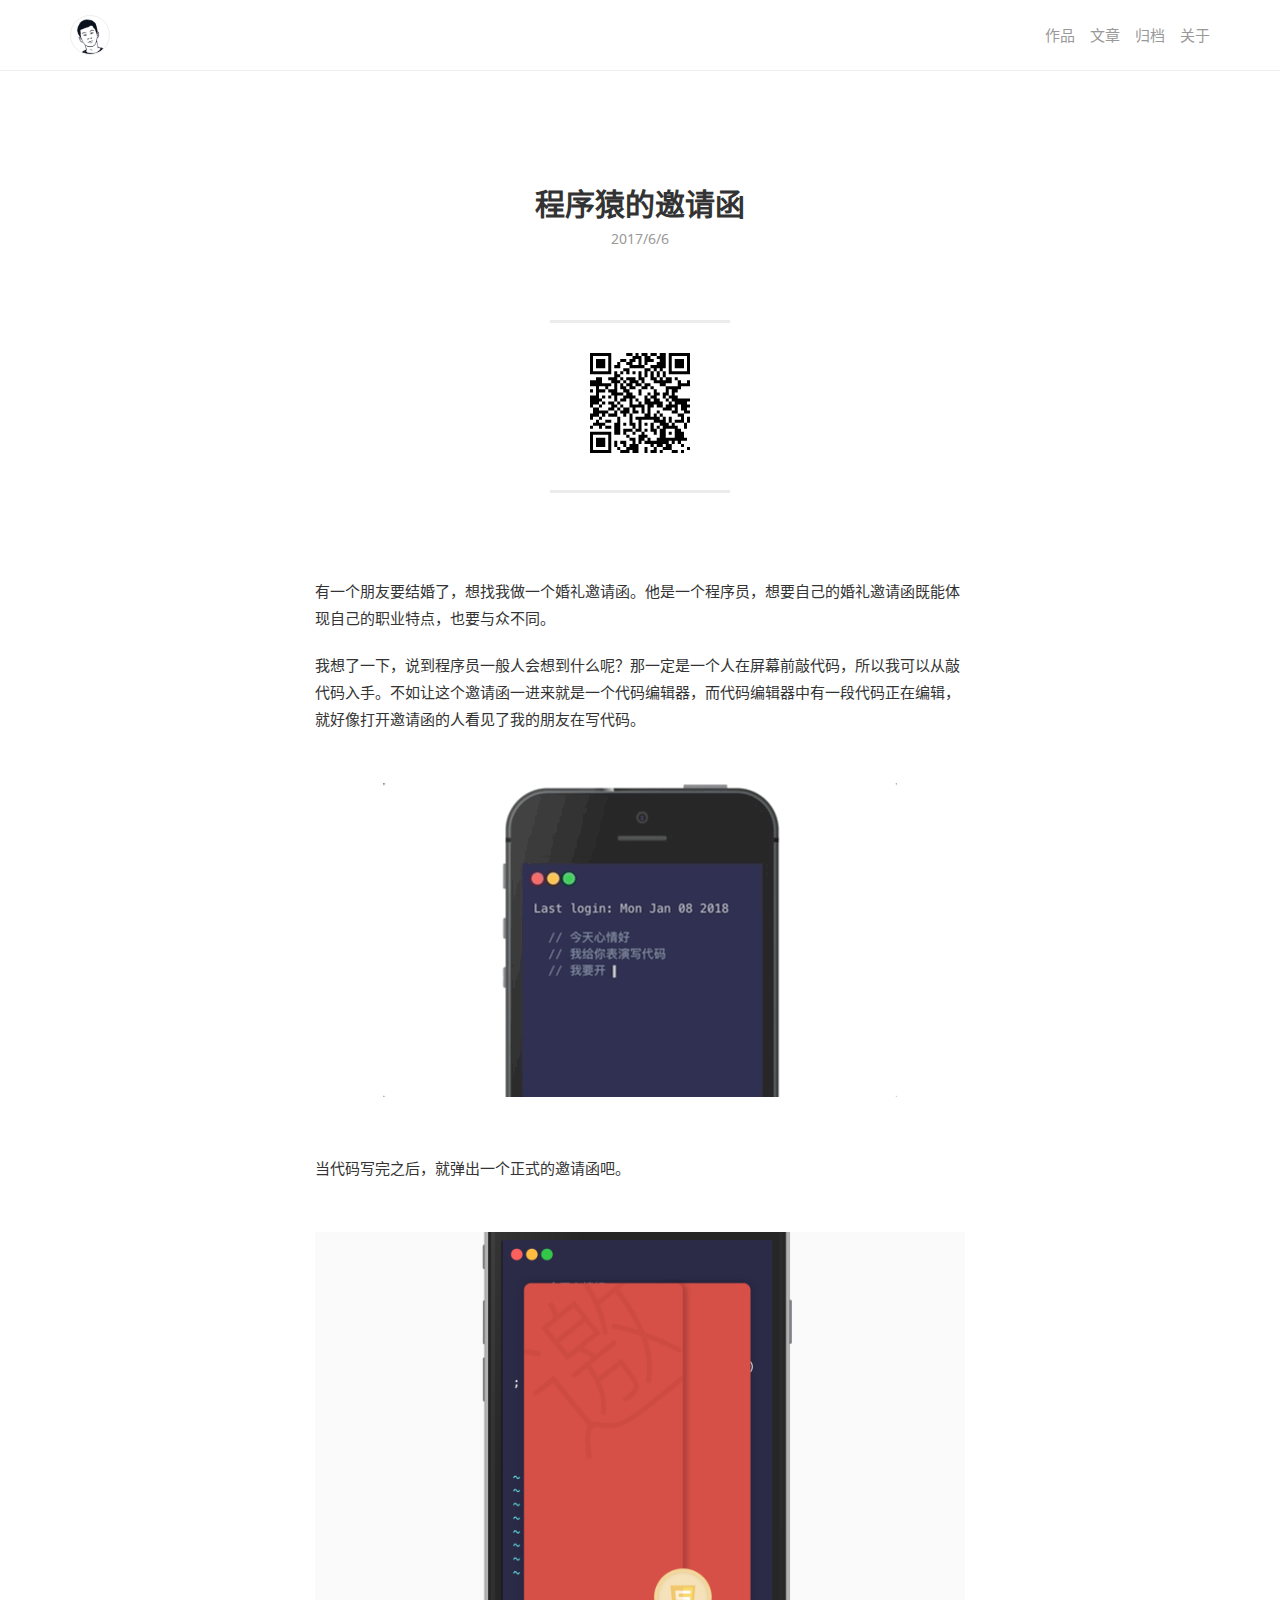
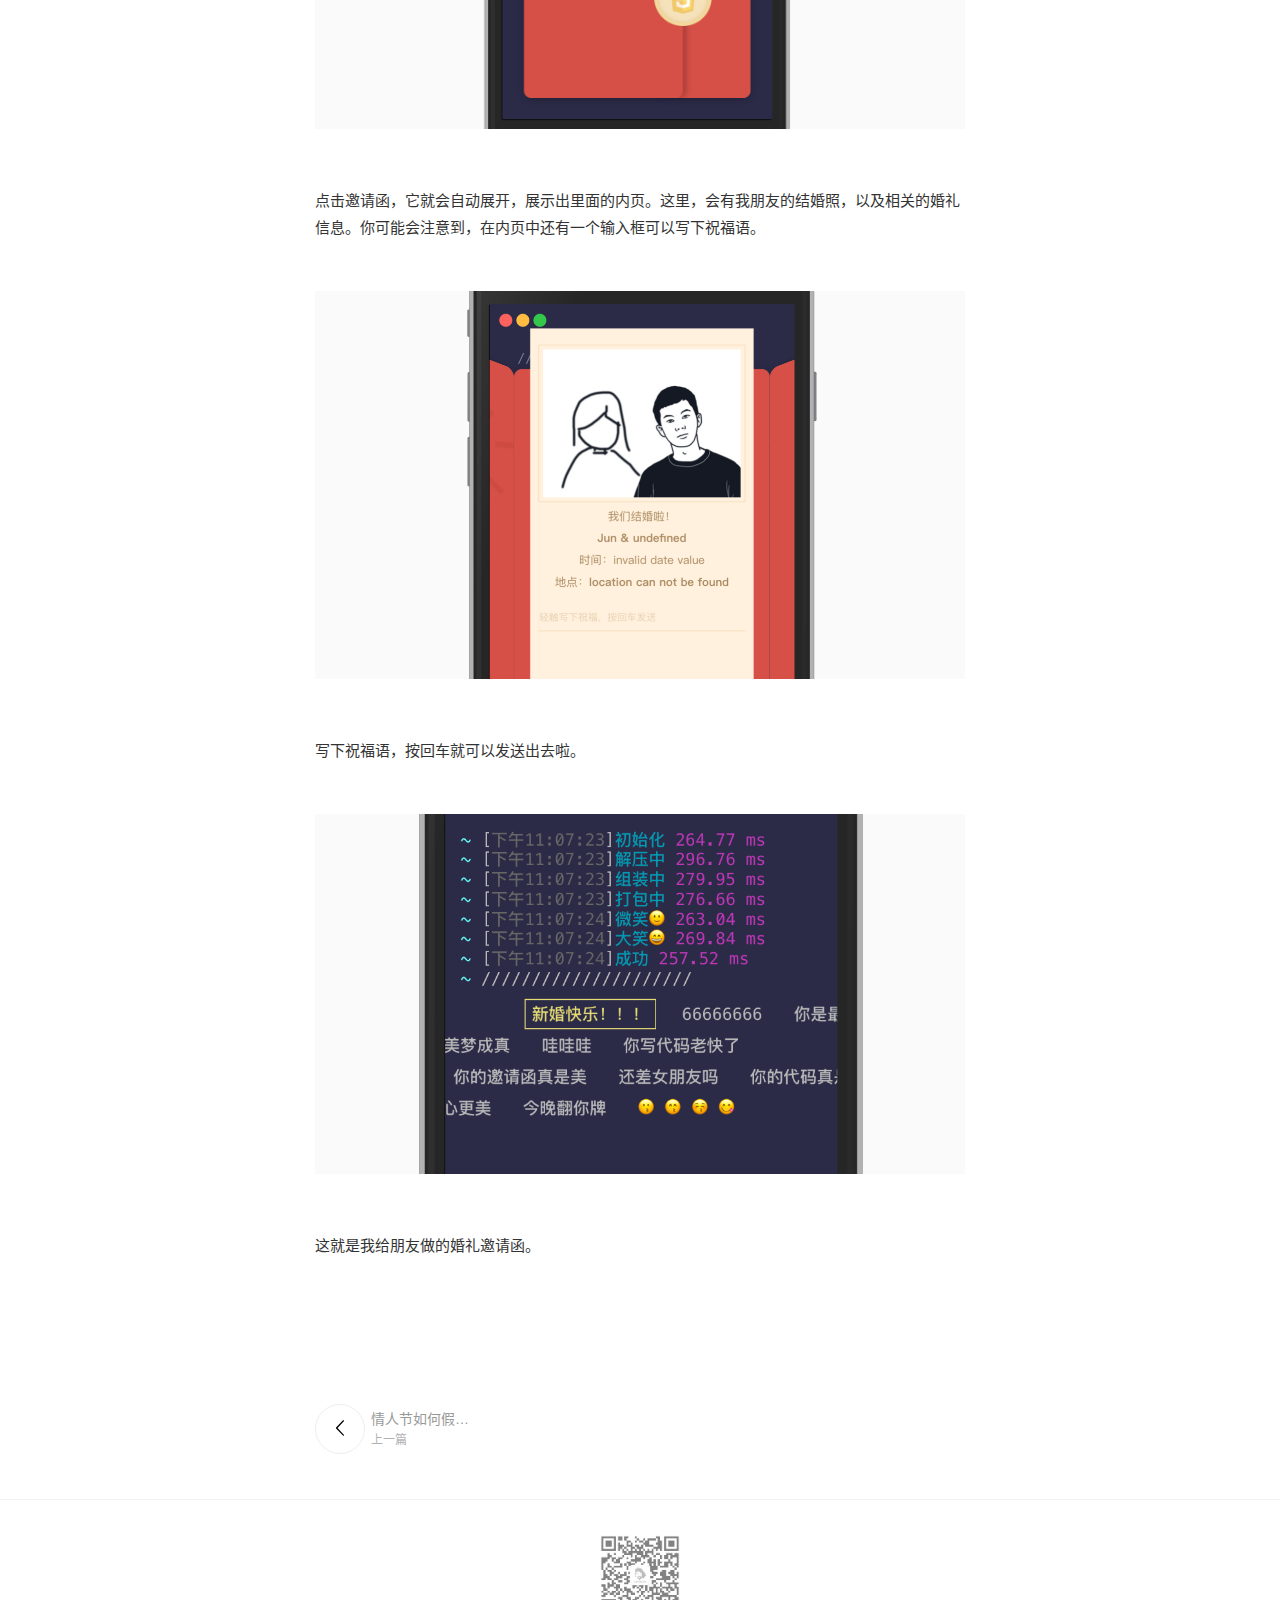
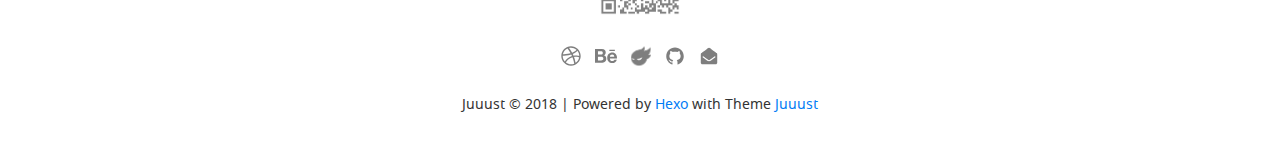
<file: 2017/invitation/index.html>
<!DOCTYPE html>
<html lang="zh-CN">

<!-- Head tag -->
<head>
  <meta charset="utf-8">
  <meta http-equiv="X-UA-Compatible" content="IE=edge">

  <!--Description-->
  
  <meta name="description" content="这是我的博客，包含设计、前端等内容。">
  

  <!--Author-->
  
  <meta name="author" content="Jun">
  

  <!--Open Graph Title-->
  
      <meta property="og:title" content="程序猿的邀请函"/>
  
  <!--Open Graph Description-->
  
      <meta property="og:description" content="这是我的博客，包含设计、前端等内容。" />
  
  <!--Open Graph Site Name-->
  <meta property="og:site_name" content="Juuust"/>
  <!--Type page-->
  
      <meta property="og:type" content="article" />
  
  <!--Page Cover-->
  

  <meta name="viewport" content="width=device-width, initial-scale=1, maximum-scale=1">

  <!-- Title -->
  
  <title>程序猿的邀请函 - Juuust</title>


  <link rel="shortcut icon" href="/images/favicon.ico">

  <!-- Custom CSS/Sass -->
  <link rel="stylesheet" href="/css/style.css">
</head>


<body>

  <!-- Nav -->
  <header class="site-header">
  <nav class="container">
    <a class="header-logo" href="/" rel="home">
      
      <img src="/images/header-avatar.png" alt="Juuust">
      
    </a>
    
    
    
      <a class="header-link pull-right " href="/about">
        关于
      </a>
      
    
      <a class="header-link pull-right " href="/archives">
        归档
      </a>
      
    
      <a class="header-link pull-right " href="/page">
        文章
      </a>
      
    
      <a class="header-link pull-right " href="/works">
        作品
      </a>
      
    
  </nav>
</header>


  <!-- Main Content -->
  <div class="site-content post-container">
  <div class="container container-limited">
    <div class="space-xlg"></div>
    <section class="container-header">
      <h1>
        程序猿的邀请函
      </h1>
      
      <p>2017/6/6</p>
    </section>
    <div class="space-lg"></div>
    
      <section class="container-line"></section>
      <section class="container-outline">
        <img src='/images/post/invitation/qrcode.jpg'/>
      </section>
      <section class="container-line"></section>
      <div class="space-lg"></div>
    
    <section class="row container-article">
      <div class="col-sm-12 article-content">
        <p>有一个朋友要结婚了，想找我做一个婚礼邀请函。他是一个程序员，想要自己的婚礼邀请函既能体现自己的职业特点，也要与众不同。</p>
<p>我想了一下，说到程序员一般人会想到什么呢？那一定是一个人在屏幕前敲代码，所以我可以从敲代码入手。不如让这个邀请函一进来就是一个代码编辑器，而代码编辑器中有一段代码正在编辑，就好像打开邀请函的人看见了我的朋友在写代码。</p>
<p class="content-image"><img src="/images/post/invitation/start.gif" alt=""></p>
<p>当代码写完之后，就弹出一个正式的邀请函吧。</p>
<p class="content-image"><img src="/images/post/invitation/invitation.png" alt=""></p>
<p>点击邀请函，它就会自动展开，展示出里面的内页。这里，会有我朋友的结婚照，以及相关的婚礼信息。你可能会注意到，在内页中还有一个输入框可以写下祝福语。</p>
<p class="content-image"><img src="/images/post/invitation/inner.png" alt=""></p>
<p>写下祝福语，按回车就可以发送出去啦。</p>
<p class="content-image"><img src="/images/post/invitation/danmu.png" alt=""></p>
<p>这就是我给朋友做的婚礼邀请函。</p>

      </div>
    </section>
    <!-- Prev or Next -->
    <div class="space-xxlg"></div>
    <section class="row container-ending">
      
        <a href="/2017/love/" class="ending-nav ending-prev" title="情人节如何假装不单身？">
          <div class="nav-icon text-center">
            <img src="/images/arrow-left.svg">
          </div>
          <div class="hidden-xs">
            <p>情人节如何假装不单身？</p>
            <p>上一篇</p>
          </div>
        </a>
      
      
    </section>
    <div class="space-xxlg"></div>
  </div>
</div>


  <!-- Footer -->
  
<footer class="footer text-center">
  <div class="container">
    
      <div class="footer-qrcode text-center">
        <img src="/images/weixin-qrcode.png"/>
      </div>
    
    <div class="footer-social">
      
        
          
        
          
            <a href="https://dribbble.com/leadream" class="icon icon-dribbble" target="_blank">
              <img src="/images/dribbble.svg">
            </a>
          
        
          
            <a href="https://github.com/leadream" class="icon icon-behance" target="_blank">
              <img src="/images/behance.svg">
            </a>
          
        
          
            <a href="https://leadream.zcool.com.cn/" class="icon icon-zcool" target="_blank">
              <img src="/images/zcool.svg">
            </a>
          
        
          
            <a href="https://github.com/leadream" class="icon icon-github" target="_blank">
              <img src="/images/github.svg">
            </a>
          
        
          
            <a href="mailto:leadream4@gmail.com" class="icon icon-mail" target="_blank">
              <img src="/images/mail.svg">
            </a>
          
        
      
    </div>
    <div>
      <span>Juuust &copy; 2018</span>
      
        <span class="split">|</span>
        <span>Powered by <a href="https://hexo.io/" target="_blank">Hexo</a> with Theme <a href="https://github.com/leadream/hexo-theme-juuust" target="_blank">Juuust</a></span>
      
    </div>
  </div>
</footer>


</body>

</html>
</file>
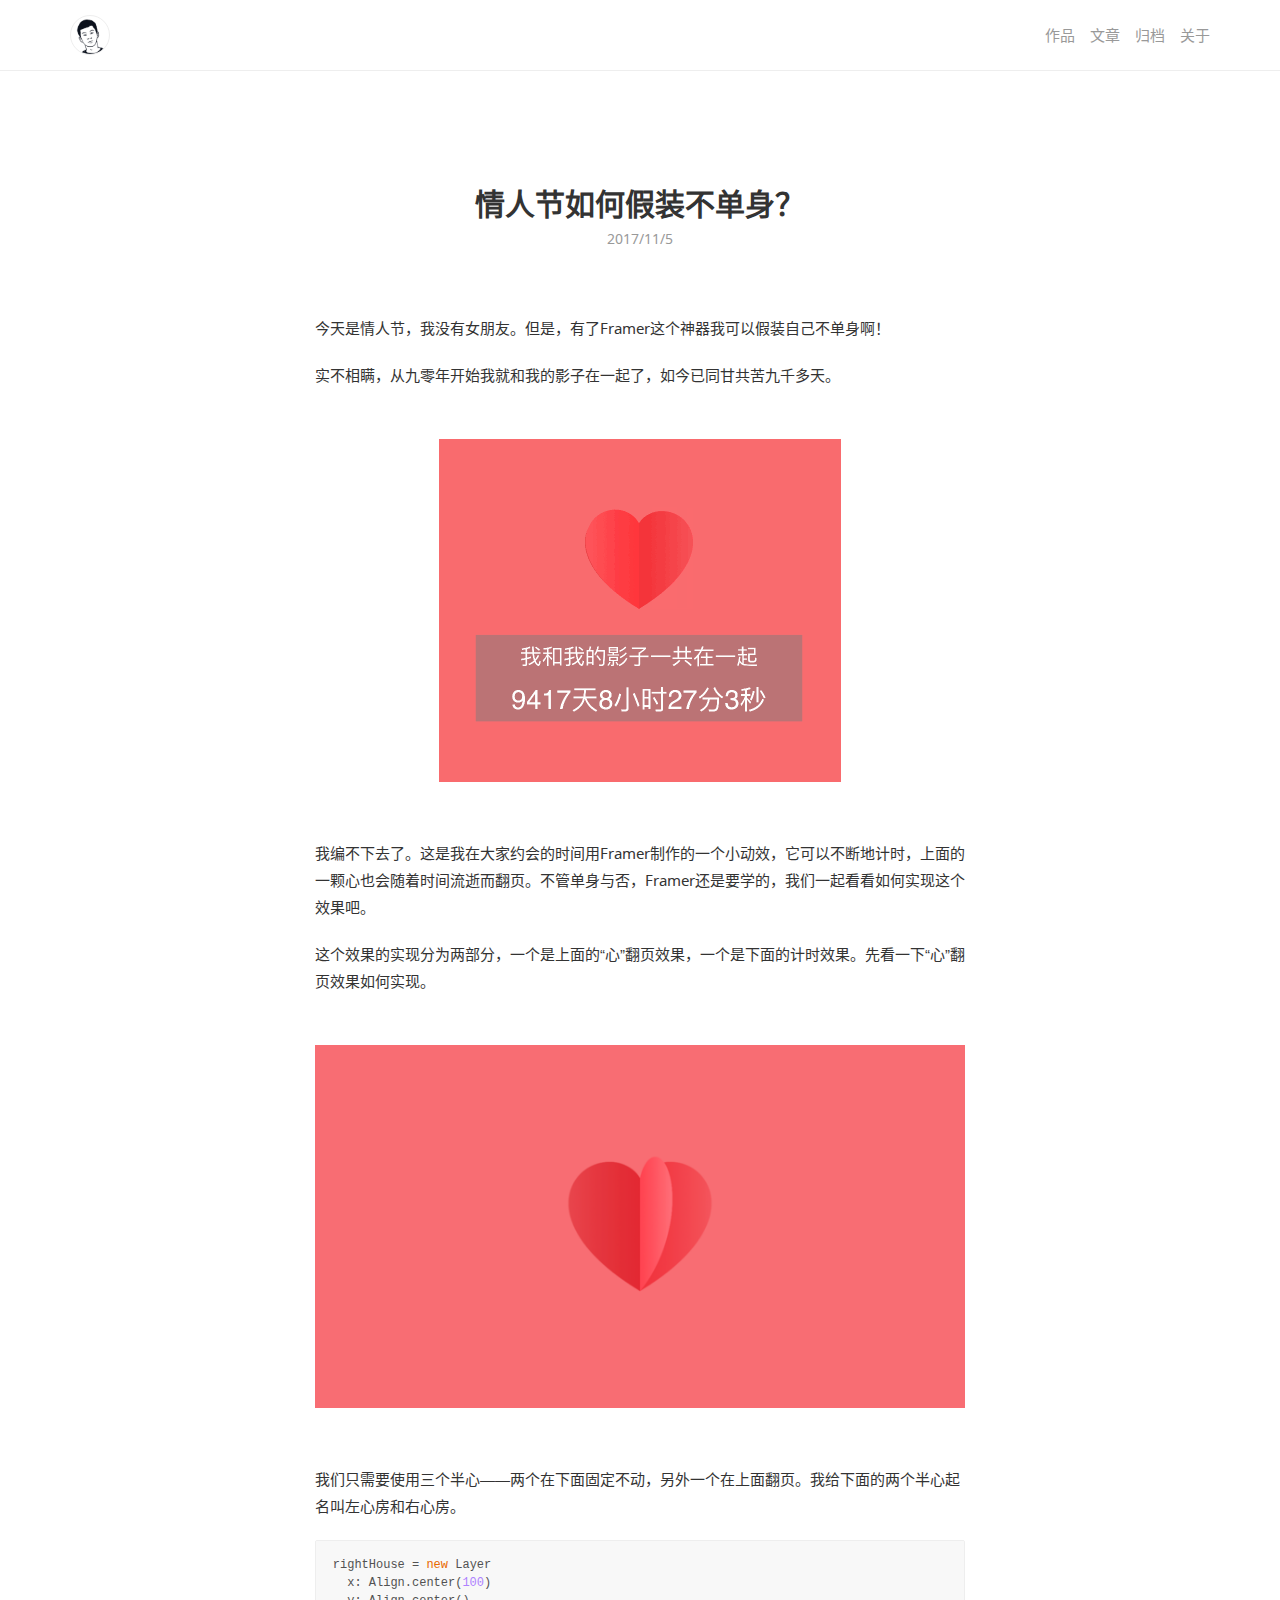
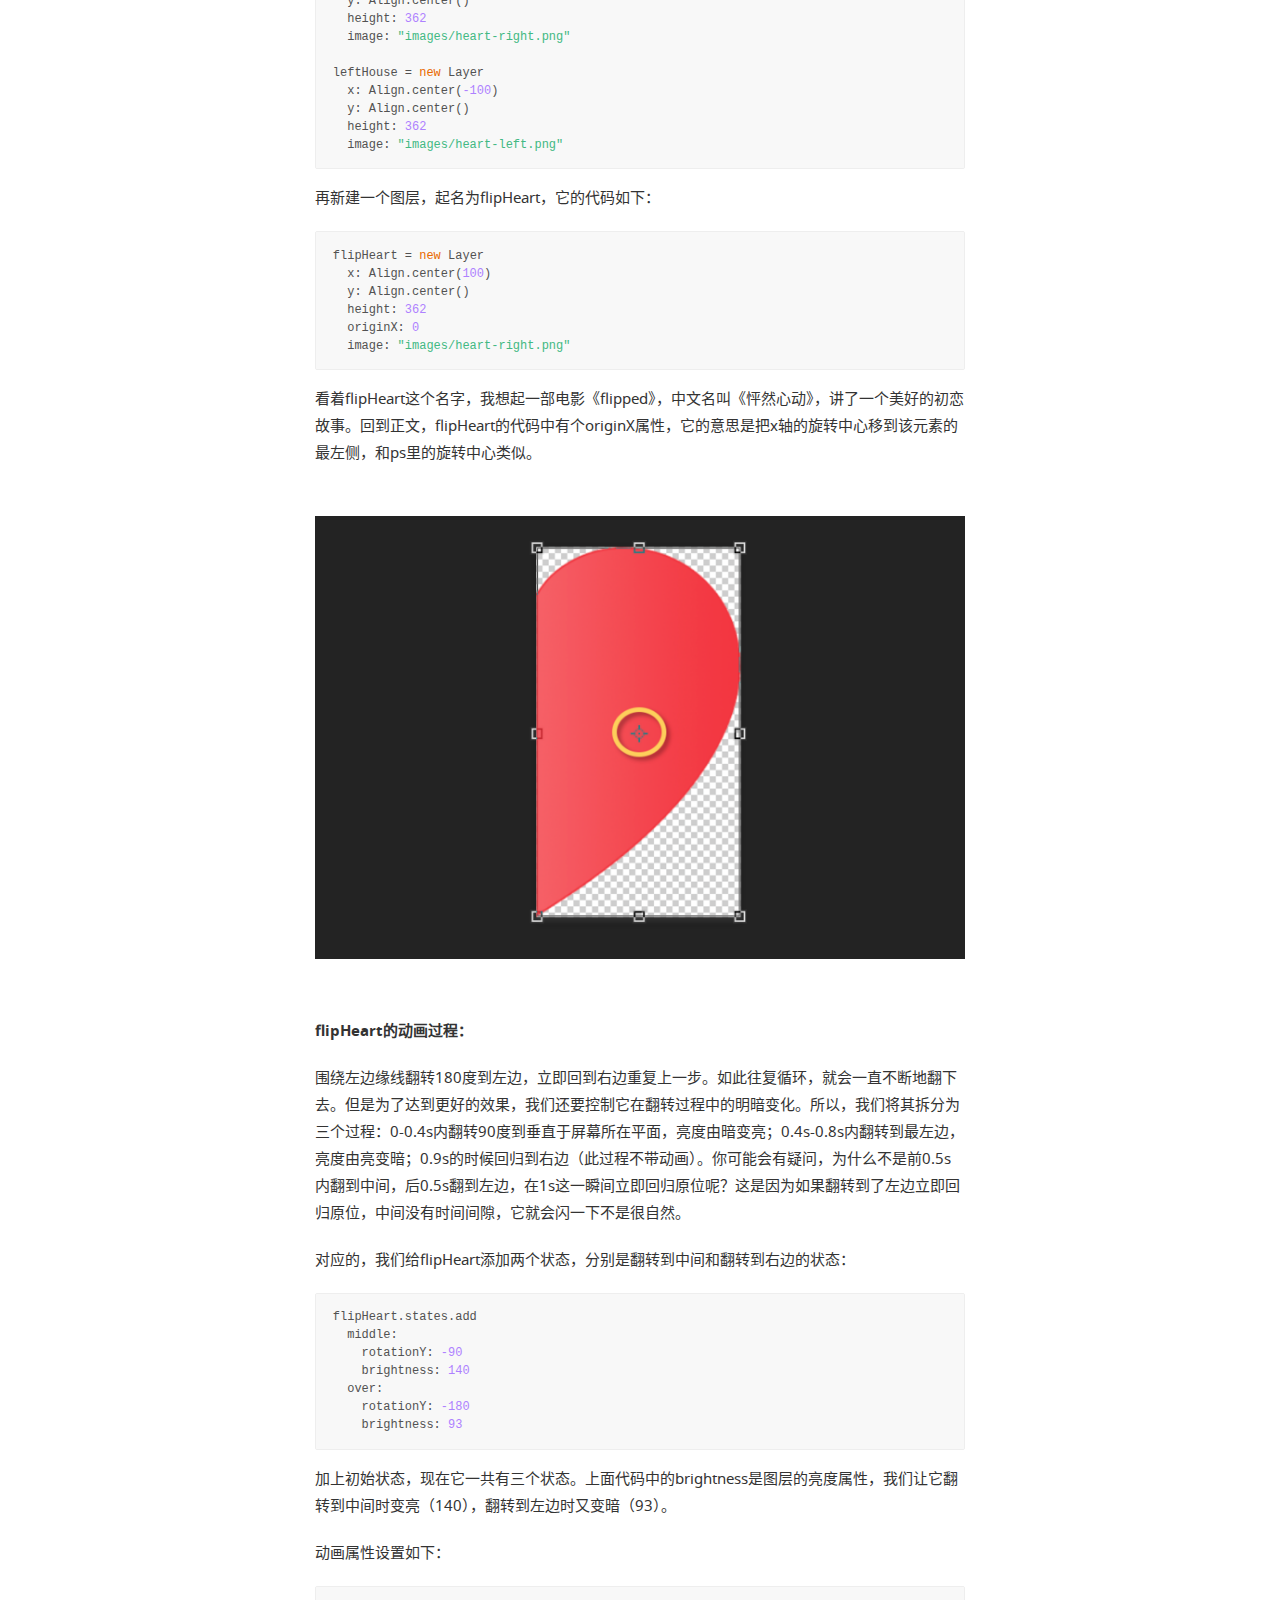
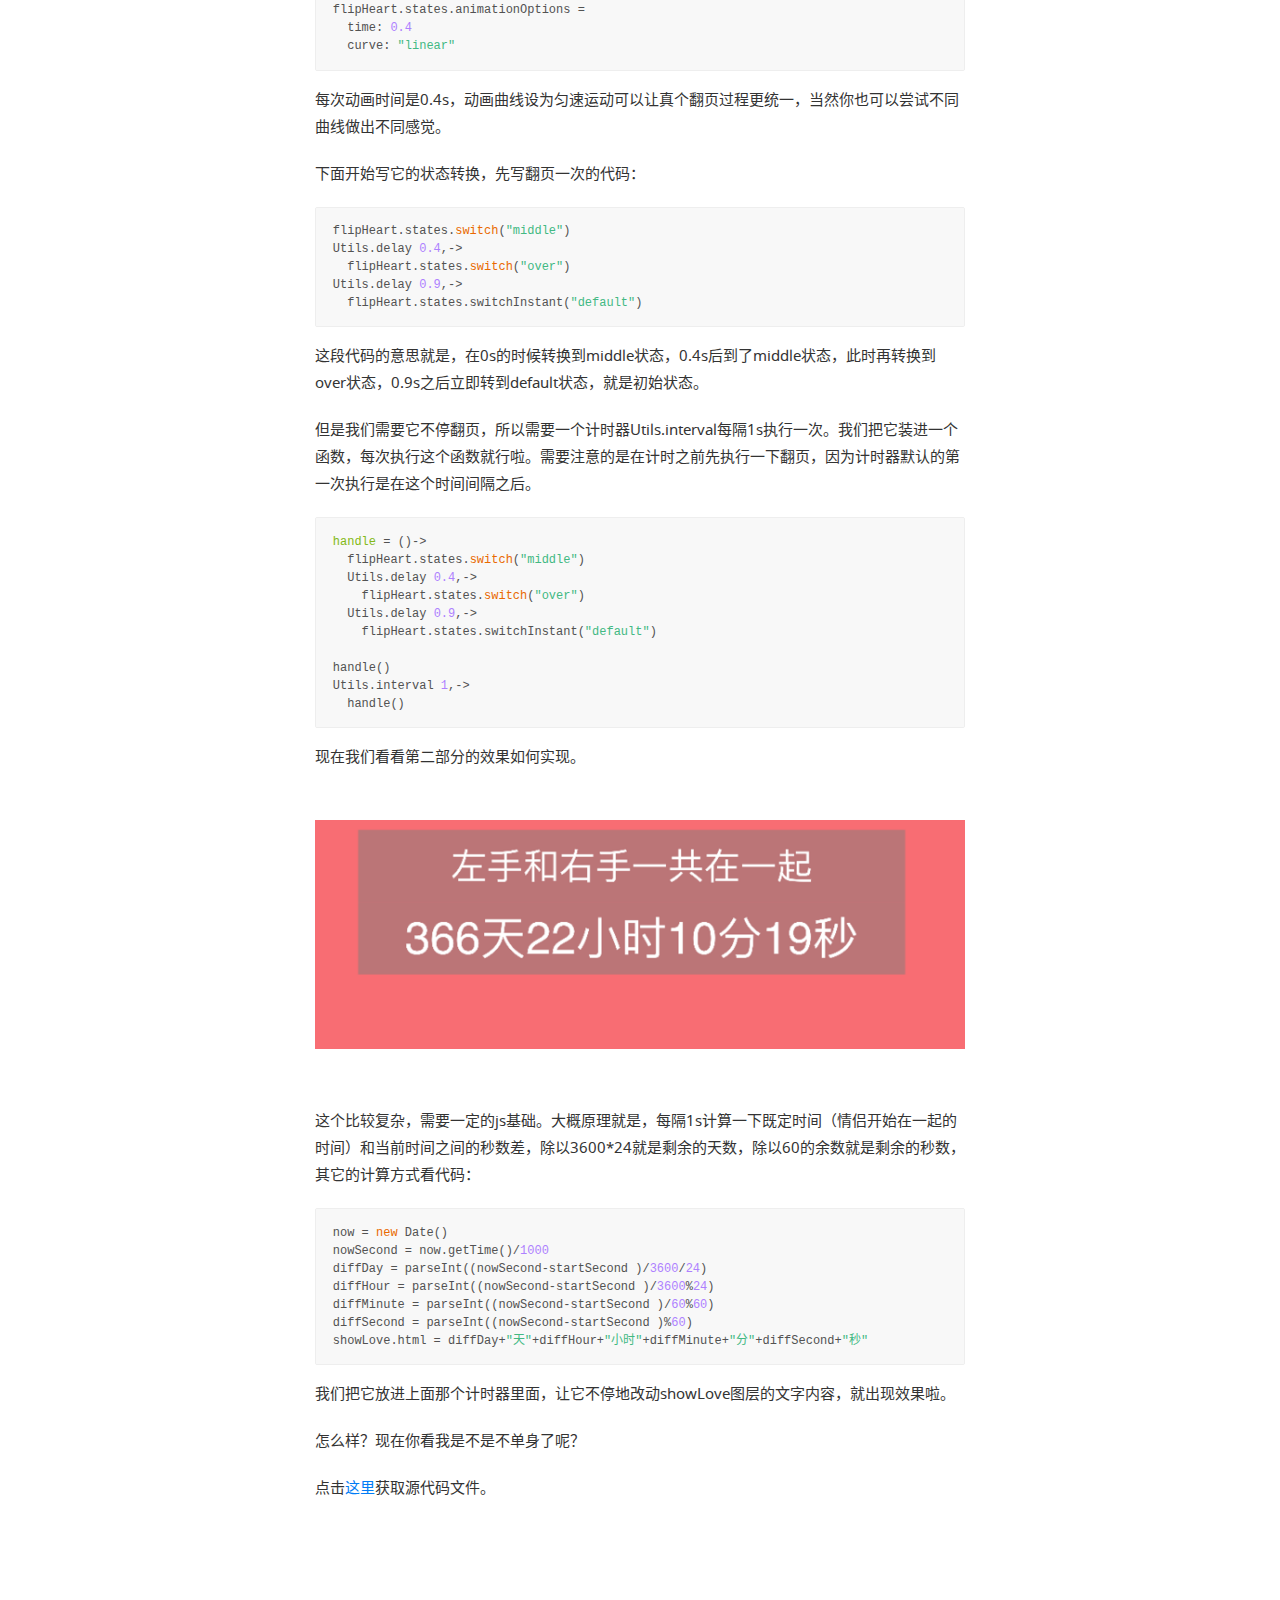
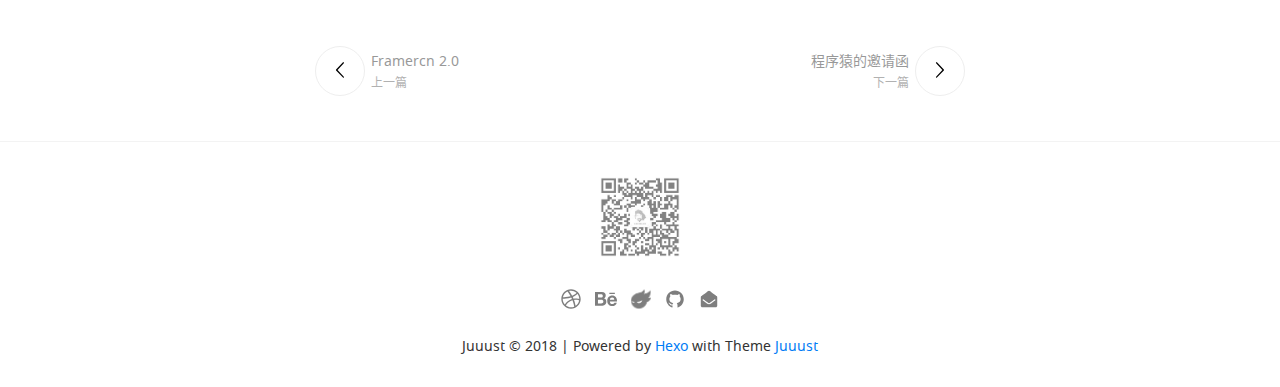
<file: 2017/love/index.html>
<!DOCTYPE html>
<html lang="zh-CN">

<!-- Head tag -->
<head>
  <meta charset="utf-8">
  <meta http-equiv="X-UA-Compatible" content="IE=edge">

  <!--Description-->
  
  <meta name="description" content="这是我的博客，包含设计、前端等内容。">
  

  <!--Author-->
  
  <meta name="author" content="Jun">
  

  <!--Open Graph Title-->
  
      <meta property="og:title" content="情人节如何假装不单身？"/>
  
  <!--Open Graph Description-->
  
      <meta property="og:description" content="这是我的博客，包含设计、前端等内容。" />
  
  <!--Open Graph Site Name-->
  <meta property="og:site_name" content="Juuust"/>
  <!--Type page-->
  
      <meta property="og:type" content="article" />
  
  <!--Page Cover-->
  

  <meta name="viewport" content="width=device-width, initial-scale=1, maximum-scale=1">

  <!-- Title -->
  
  <title>情人节如何假装不单身？ - Juuust</title>


  <link rel="shortcut icon" href="/images/favicon.ico">

  <!-- Custom CSS/Sass -->
  <link rel="stylesheet" href="/css/style.css">
</head>


<body>

  <!-- Nav -->
  <header class="site-header">
  <nav class="container">
    <a class="header-logo" href="/" rel="home">
      
      <img src="/images/header-avatar.png" alt="Juuust">
      
    </a>
    
    
    
      <a class="header-link pull-right " href="/about">
        关于
      </a>
      
    
      <a class="header-link pull-right " href="/archives">
        归档
      </a>
      
    
      <a class="header-link pull-right " href="/page">
        文章
      </a>
      
    
      <a class="header-link pull-right " href="/works">
        作品
      </a>
      
    
  </nav>
</header>


  <!-- Main Content -->
  <div class="site-content post-container">
  <div class="container container-limited">
    <div class="space-xlg"></div>
    <section class="container-header">
      <h1>
        情人节如何假装不单身？
      </h1>
      
      <p>2017/11/5</p>
    </section>
    <div class="space-lg"></div>
    
    <section class="row container-article">
      <div class="col-sm-12 article-content">
        <p>今天是情人节，我没有女朋友。但是，有了Framer这个神器我可以假装自己不单身啊！</p>
<p>实不相瞒，从九零年开始我就和我的影子在一起了，如今已同甘共苦九千多天。</p>
<p class="content-image"><img src="/images/post/love/effect.gif" alt=""></p>
<p>我编不下去了。这是我在大家约会的时间用Framer制作的一个小动效，它可以不断地计时，上面的一颗心也会随着时间流逝而翻页。不管单身与否，Framer还是要学的，我们一起看看如何实现这个效果吧。</p>
<p>这个效果的实现分为两部分，一个是上面的“心”翻页效果，一个是下面的计时效果。先看一下“心”翻页效果如何实现。</p>
<p class="content-image"><img src="/images/post/love/flip.png" alt=""></p>
<p>我们只需要使用三个半心——两个在下面固定不动，另外一个在上面翻页。我给下面的两个半心起名叫左心房和右心房。</p>
<figure class="highlight coffeescript"><table><tr><td class="gutter"><pre><span class="line">1</span><br><span class="line">2</span><br><span class="line">3</span><br><span class="line">4</span><br><span class="line">5</span><br><span class="line">6</span><br><span class="line">7</span><br><span class="line">8</span><br><span class="line">9</span><br><span class="line">10</span><br><span class="line">11</span><br></pre></td><td class="code"><pre><span class="line">rightHouse = <span class="keyword">new</span> Layer</span><br><span class="line">  x: Align.center(<span class="number">100</span>)</span><br><span class="line">  y: Align.center()</span><br><span class="line">  height: <span class="number">362</span></span><br><span class="line">  image: <span class="string">"images/heart-right.png"</span></span><br><span class="line"></span><br><span class="line">leftHouse = <span class="keyword">new</span> Layer</span><br><span class="line">  x: Align.center(<span class="number">-100</span>)</span><br><span class="line">  y: Align.center()</span><br><span class="line">  height: <span class="number">362</span></span><br><span class="line">  image: <span class="string">"images/heart-left.png"</span></span><br></pre></td></tr></table></figure>
<p>再新建一个图层，起名为flipHeart，它的代码如下：</p>
<figure class="highlight coffeescript"><table><tr><td class="gutter"><pre><span class="line">1</span><br><span class="line">2</span><br><span class="line">3</span><br><span class="line">4</span><br><span class="line">5</span><br><span class="line">6</span><br></pre></td><td class="code"><pre><span class="line">flipHeart = <span class="keyword">new</span> Layer</span><br><span class="line">  x: Align.center(<span class="number">100</span>)</span><br><span class="line">  y: Align.center()</span><br><span class="line">  height: <span class="number">362</span></span><br><span class="line">  originX: <span class="number">0</span></span><br><span class="line">  image: <span class="string">"images/heart-right.png"</span></span><br></pre></td></tr></table></figure>
<p>看着flipHeart这个名字，我想起一部电影《flipped》，中文名叫《怦然心动》，讲了一个美好的初恋故事。回到正文，flipHeart的代码中有个originX属性，它的意思是把x轴的旋转中心移到该元素的最左侧，和ps里的旋转中心类似。</p>
<p class="content-image"><img src="/images/post/love/transform.png" alt=""></p>
<p><strong>flipHeart的动画过程：</strong></p>
<p>围绕左边缘线翻转180度到左边，立即回到右边重复上一步。如此往复循环，就会一直不断地翻下去。但是为了达到更好的效果，我们还要控制它在翻转过程中的明暗变化。所以，我们将其拆分为三个过程：0-0.4s内翻转90度到垂直于屏幕所在平面，亮度由暗变亮；0.4s-0.8s内翻转到最左边，亮度由亮变暗；0.9s的时候回归到右边（此过程不带动画）。你可能会有疑问，为什么不是前0.5s内翻到中间，后0.5s翻到左边，在1s这一瞬间立即回归原位呢？这是因为如果翻转到了左边立即回归原位，中间没有时间间隙，它就会闪一下不是很自然。</p>
<p>对应的，我们给flipHeart添加两个状态，分别是翻转到中间和翻转到右边的状态：</p>
<figure class="highlight coffeescript"><table><tr><td class="gutter"><pre><span class="line">1</span><br><span class="line">2</span><br><span class="line">3</span><br><span class="line">4</span><br><span class="line">5</span><br><span class="line">6</span><br><span class="line">7</span><br></pre></td><td class="code"><pre><span class="line">flipHeart.states.add</span><br><span class="line">  middle:</span><br><span class="line">    rotationY: <span class="number">-90</span></span><br><span class="line">    brightness: <span class="number">140</span></span><br><span class="line">  over:</span><br><span class="line">    rotationY: <span class="number">-180</span></span><br><span class="line">    brightness: <span class="number">93</span></span><br></pre></td></tr></table></figure>
<p>加上初始状态，现在它一共有三个状态。上面代码中的brightness是图层的亮度属性，我们让它翻转到中间时变亮（140），翻转到左边时又变暗（93）。</p>
<p>动画属性设置如下：</p>
<figure class="highlight coffeescript"><table><tr><td class="gutter"><pre><span class="line">1</span><br><span class="line">2</span><br><span class="line">3</span><br></pre></td><td class="code"><pre><span class="line">flipHeart.states.animationOptions =</span><br><span class="line">  time: <span class="number">0.4</span></span><br><span class="line">  curve: <span class="string">"linear"</span></span><br></pre></td></tr></table></figure>
<p>每次动画时间是0.4s，动画曲线设为匀速运动可以让真个翻页过程更统一，当然你也可以尝试不同曲线做出不同感觉。</p>
<p>下面开始写它的状态转换，先写翻页一次的代码：</p>
<figure class="highlight coffeescript"><table><tr><td class="gutter"><pre><span class="line">1</span><br><span class="line">2</span><br><span class="line">3</span><br><span class="line">4</span><br><span class="line">5</span><br></pre></td><td class="code"><pre><span class="line">flipHeart.states.<span class="keyword">switch</span>(<span class="string">"middle"</span>)</span><br><span class="line">Utils.delay <span class="number">0.4</span>,<span class="function">-&gt;</span></span><br><span class="line">  flipHeart.states.<span class="keyword">switch</span>(<span class="string">"over"</span>)</span><br><span class="line">Utils.delay <span class="number">0.9</span>,<span class="function">-&gt;</span></span><br><span class="line">  flipHeart.states.switchInstant(<span class="string">"default"</span>)</span><br></pre></td></tr></table></figure>
<p>这段代码的意思就是，在0s的时候转换到middle状态，0.4s后到了middle状态，此时再转换到over状态，0.9s之后立即转到default状态，就是初始状态。</p>
<p>但是我们需要它不停翻页，所以需要一个计时器Utils.interval每隔1s执行一次。我们把它装进一个函数，每次执行这个函数就行啦。需要注意的是在计时之前先执行一下翻页，因为计时器默认的第一次执行是在这个时间间隔之后。</p>
<figure class="highlight coffeescript"><table><tr><td class="gutter"><pre><span class="line">1</span><br><span class="line">2</span><br><span class="line">3</span><br><span class="line">4</span><br><span class="line">5</span><br><span class="line">6</span><br><span class="line">7</span><br><span class="line">8</span><br><span class="line">9</span><br><span class="line">10</span><br></pre></td><td class="code"><pre><span class="line"><span class="function"><span class="title">handle</span> = <span class="params">()</span>-&gt;</span></span><br><span class="line">  flipHeart.states.<span class="keyword">switch</span>(<span class="string">"middle"</span>)</span><br><span class="line">  Utils.delay <span class="number">0.4</span>,<span class="function">-&gt;</span></span><br><span class="line">    flipHeart.states.<span class="keyword">switch</span>(<span class="string">"over"</span>)</span><br><span class="line">  Utils.delay <span class="number">0.9</span>,<span class="function">-&gt;</span></span><br><span class="line">    flipHeart.states.switchInstant(<span class="string">"default"</span>)</span><br><span class="line"></span><br><span class="line">handle()</span><br><span class="line">Utils.interval <span class="number">1</span>,<span class="function">-&gt;</span></span><br><span class="line">  handle()</span><br></pre></td></tr></table></figure>
<p>现在我们看看第二部分的效果如何实现。</p>
<p class="content-image"><img src="/images/post/love/text.png" alt=""></p>
<p>这个比较复杂，需要一定的js基础。大概原理就是，每隔1s计算一下既定时间（情侣开始在一起的时间）和当前时间之间的秒数差，除以3600*24就是剩余的天数，除以60的余数就是剩余的秒数，其它的计算方式看代码：</p>
<figure class="highlight coffeescript"><table><tr><td class="gutter"><pre><span class="line">1</span><br><span class="line">2</span><br><span class="line">3</span><br><span class="line">4</span><br><span class="line">5</span><br><span class="line">6</span><br><span class="line">7</span><br></pre></td><td class="code"><pre><span class="line">now = <span class="keyword">new</span> Date()</span><br><span class="line">nowSecond = now.getTime()/<span class="number">1000</span></span><br><span class="line">diffDay = parseInt((nowSecond-startSecond )/<span class="number">3600</span>/<span class="number">24</span>)</span><br><span class="line">diffHour = parseInt((nowSecond-startSecond )/<span class="number">3600</span>%<span class="number">24</span>)</span><br><span class="line">diffMinute = parseInt((nowSecond-startSecond )/<span class="number">60</span>%<span class="number">60</span>)</span><br><span class="line">diffSecond = parseInt((nowSecond-startSecond )%<span class="number">60</span>)</span><br><span class="line">showLove.html = diffDay+<span class="string">"天"</span>+diffHour+<span class="string">"小时"</span>+diffMinute+<span class="string">"分"</span>+diffSecond+<span class="string">"秒"</span></span><br></pre></td></tr></table></figure>
<p>我们把它放进上面那个计时器里面，让它不停地改动showLove图层的文字内容，就出现效果啦。</p>
<p>怎么样？现在你看我是不是不单身了呢？</p>
<p>点击<a href="https://github.com/leadream/funny/tree/master/framer-love" target="_blank" rel="noopener">这里</a>获取源代码文件。</p>

      </div>
    </section>
    <!-- Prev or Next -->
    <div class="space-xxlg"></div>
    <section class="row container-ending">
      
        <a href="/2017/framercn/" class="ending-nav ending-prev" title="Framercn 2.0">
          <div class="nav-icon text-center">
            <img src="/images/arrow-left.svg">
          </div>
          <div class="hidden-xs">
            <p>Framercn 2.0</p>
            <p>上一篇</p>
          </div>
        </a>
      
      
        <a href="/2017/invitation/" class="ending-nav ending-next" title="程序猿的邀请函">
          <div class="hidden-xs">
            <p>程序猿的邀请函</p>
            <p>下一篇</p>
          </div>
          <div class="nav-icon text-center">
            <img src="/images/arrow-right.svg">
          </div>
        </a>
      
    </section>
    <div class="space-xxlg"></div>
  </div>
</div>


  <!-- Footer -->
  
<footer class="footer text-center">
  <div class="container">
    
      <div class="footer-qrcode text-center">
        <img src="/images/weixin-qrcode.png"/>
      </div>
    
    <div class="footer-social">
      
        
          
        
          
            <a href="https://dribbble.com/leadream" class="icon icon-dribbble" target="_blank">
              <img src="/images/dribbble.svg">
            </a>
          
        
          
            <a href="https://github.com/leadream" class="icon icon-behance" target="_blank">
              <img src="/images/behance.svg">
            </a>
          
        
          
            <a href="https://leadream.zcool.com.cn/" class="icon icon-zcool" target="_blank">
              <img src="/images/zcool.svg">
            </a>
          
        
          
            <a href="https://github.com/leadream" class="icon icon-github" target="_blank">
              <img src="/images/github.svg">
            </a>
          
        
          
            <a href="mailto:leadream4@gmail.com" class="icon icon-mail" target="_blank">
              <img src="/images/mail.svg">
            </a>
          
        
      
    </div>
    <div>
      <span>Juuust &copy; 2018</span>
      
        <span class="split">|</span>
        <span>Powered by <a href="https://hexo.io/" target="_blank">Hexo</a> with Theme <a href="https://github.com/leadream/hexo-theme-juuust" target="_blank">Juuust</a></span>
      
    </div>
  </div>
</footer>


</body>

</html>
</file>
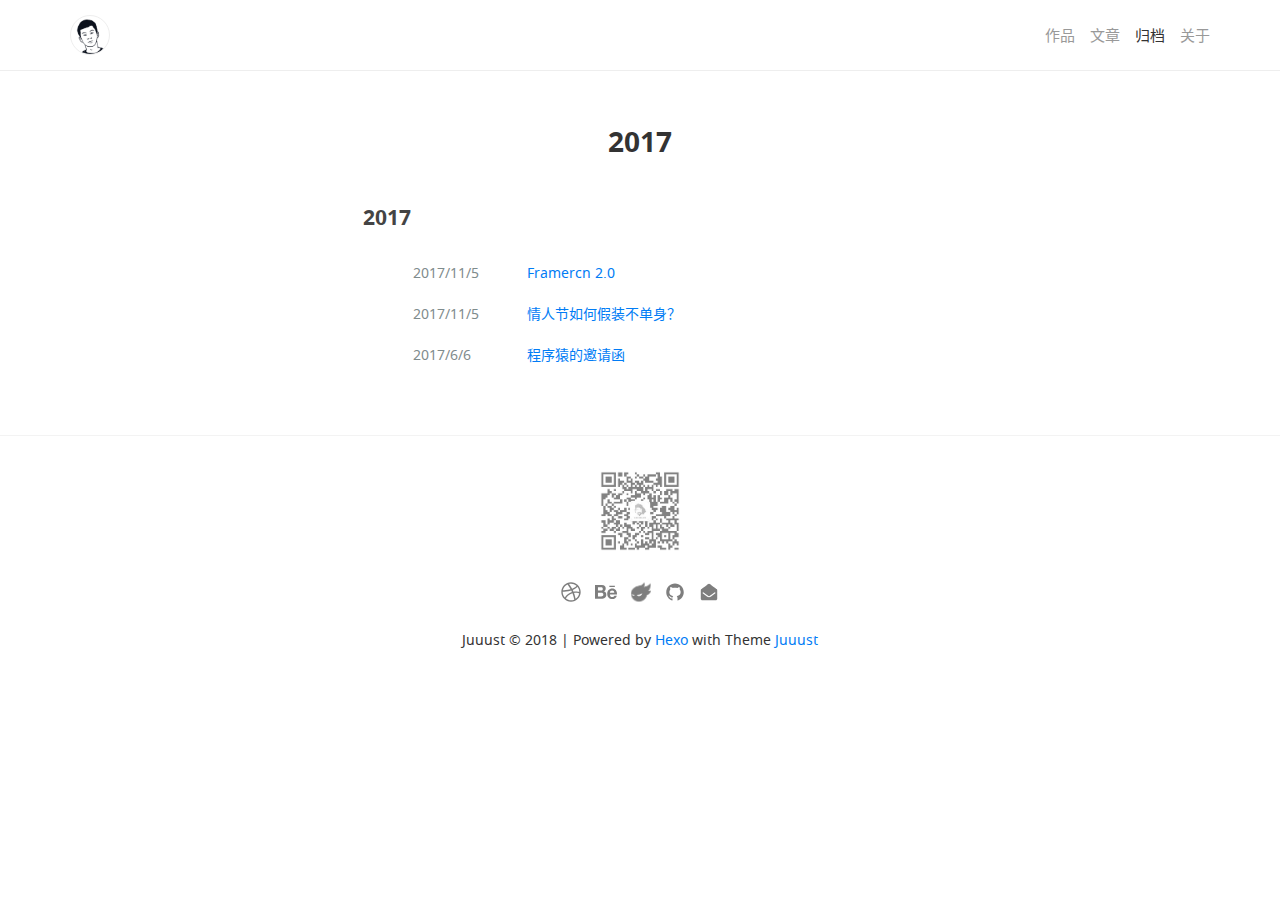
<file: archives/2017/index.html>
<!DOCTYPE html>
<html lang="zh-CN">

<!-- Head tag -->
<head>
  <meta charset="utf-8">
  <meta http-equiv="X-UA-Compatible" content="IE=edge">

  <!--Description-->
  
  <meta name="description" content="这是我的博客，包含设计、前端等内容。">
  

  <!--Author-->
  
  <meta name="author" content="Jun">
  

  <!--Open Graph Title-->
  
      <meta property="og:title" content="Juuust"/>
  
  <!--Open Graph Description-->
  
      <meta property="og:description" content="这是我的博客，包含设计、前端等内容。" />
  
  <!--Open Graph Site Name-->
  <meta property="og:site_name" content="Juuust"/>
  <!--Type page-->
  
      <meta property="og:type" content="website" />
  
  <!--Page Cover-->
  

  <meta name="viewport" content="width=device-width, initial-scale=1, maximum-scale=1">

  <!-- Title -->
  
  <title>归档：2017 - Juuust</title>


  <link rel="shortcut icon" href="/images/favicon.ico">

  <!-- Custom CSS/Sass -->
  <link rel="stylesheet" href="/css/style.css">
</head>


<body>

  <!-- Nav -->
  <header class="site-header">
  <nav class="container">
    <a class="header-logo" href="/" rel="home">
      
      <img src="/images/header-avatar.png" alt="Juuust">
      
    </a>
    
    
    
      <a class="header-link pull-right " href="/about">
        关于
      </a>
      
    
      <a class="header-link pull-right active" href="/archives">
        归档
      </a>
      
    
      <a class="header-link pull-right " href="/page">
        文章
      </a>
      
    
      <a class="header-link pull-right " href="/works">
        作品
      </a>
      
    
  </nav>
</header>


  <!-- Main Content -->
  

<!-- Main Content -->
<div class="archive site-content">
  <div class="container">
    <h1 class="archive-title text-center">2017</h1>
    <div class="row">
      <div class="col-lg-6 col-lg-offset-3 col-md-8 col-md-offset-2">
        <!-- Use lodash to classify posts. See https://lodash.com/docs#groupBy
          1. group site.posts by year
          2. sort posts-in-one-year by Month and Day
        -->
        

        
          <h2 class="year">2017</h2>
          <ul class="list">
            
  <li>
    <span class="date">
      2017/11/5
    </span>
    <a href="/2017/framercn/" class="title">
      Framercn 2.0
    </a>
  </li>

  <li>
    <span class="date">
      2017/11/5
    </span>
    <a href="/2017/love/" class="title">
      情人节如何假装不单身？
    </a>
  </li>

  <li>
    <span class="date">
      2017/6/6
    </span>
    <a href="/2017/invitation/" class="title">
      程序猿的邀请函
    </a>
  </li>


          </ul>
        
      </div>
    </div>
  </div>
</div>


  <!-- Footer -->
  
<footer class="footer text-center">
  <div class="container">
    
      <div class="footer-qrcode text-center">
        <img src="/images/weixin-qrcode.png"/>
      </div>
    
    <div class="footer-social">
      
        
          
        
          
            <a href="https://dribbble.com/leadream" class="icon icon-dribbble" target="_blank">
              <img src="/images/dribbble.svg">
            </a>
          
        
          
            <a href="https://github.com/leadream" class="icon icon-behance" target="_blank">
              <img src="/images/behance.svg">
            </a>
          
        
          
            <a href="https://leadream.zcool.com.cn/" class="icon icon-zcool" target="_blank">
              <img src="/images/zcool.svg">
            </a>
          
        
          
            <a href="https://github.com/leadream" class="icon icon-github" target="_blank">
              <img src="/images/github.svg">
            </a>
          
        
          
            <a href="mailto:leadream4@gmail.com" class="icon icon-mail" target="_blank">
              <img src="/images/mail.svg">
            </a>
          
        
      
    </div>
    <div>
      <span>Juuust &copy; 2018</span>
      
        <span class="split">|</span>
        <span>Powered by <a href="https://hexo.io/" target="_blank">Hexo</a> with Theme <a href="https://github.com/leadream/hexo-theme-juuust" target="_blank">Juuust</a></span>
      
    </div>
  </div>
</footer>


</body>

</html>
</file>
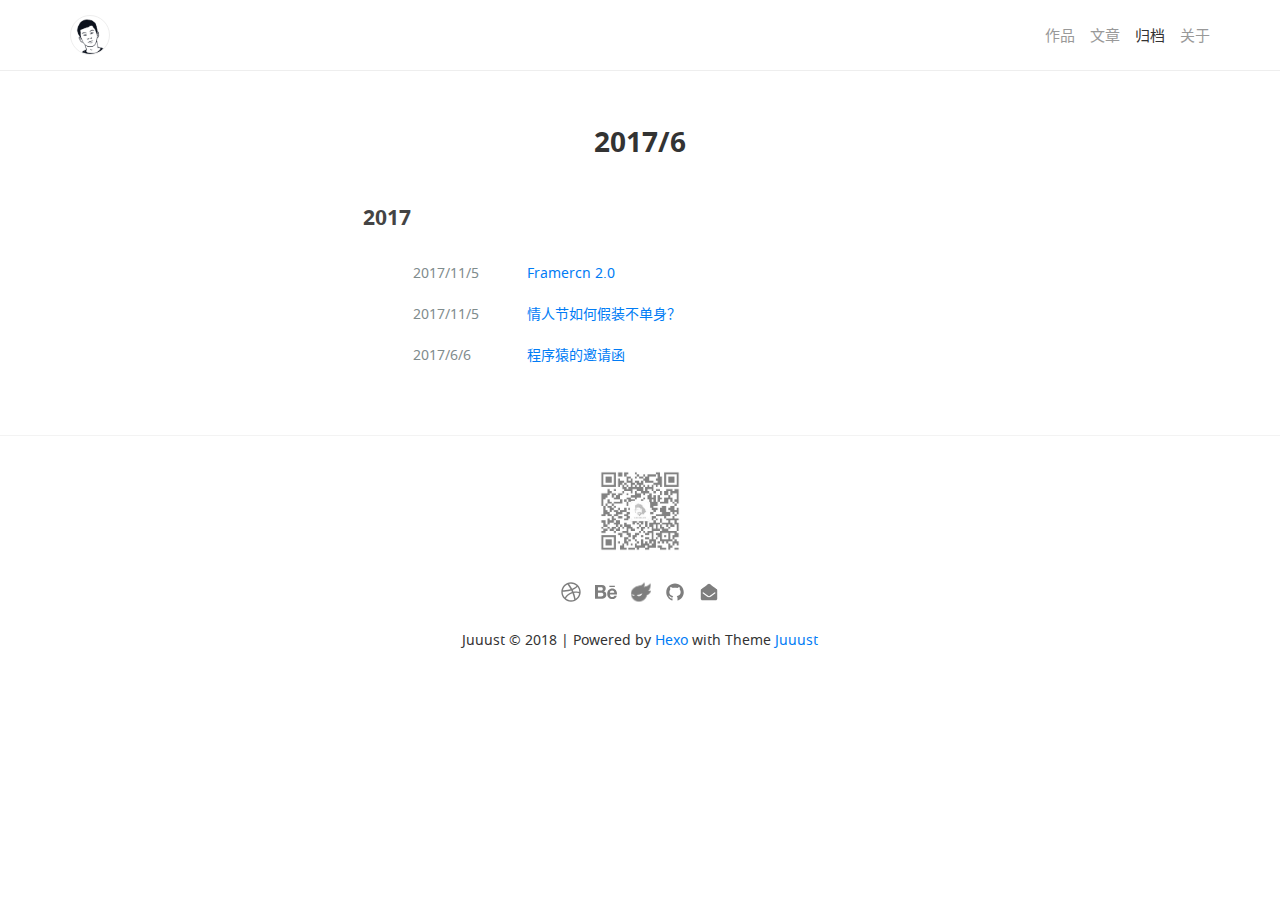
<file: archives/2017/06/index.html>
<!DOCTYPE html>
<html lang="zh-CN">

<!-- Head tag -->
<head>
  <meta charset="utf-8">
  <meta http-equiv="X-UA-Compatible" content="IE=edge">

  <!--Description-->
  
  <meta name="description" content="这是我的博客，包含设计、前端等内容。">
  

  <!--Author-->
  
  <meta name="author" content="Jun">
  

  <!--Open Graph Title-->
  
      <meta property="og:title" content="Juuust"/>
  
  <!--Open Graph Description-->
  
      <meta property="og:description" content="这是我的博客，包含设计、前端等内容。" />
  
  <!--Open Graph Site Name-->
  <meta property="og:site_name" content="Juuust"/>
  <!--Type page-->
  
      <meta property="og:type" content="website" />
  
  <!--Page Cover-->
  

  <meta name="viewport" content="width=device-width, initial-scale=1, maximum-scale=1">

  <!-- Title -->
  
  <title>归档：2017/6 - Juuust</title>


  <link rel="shortcut icon" href="/images/favicon.ico">

  <!-- Custom CSS/Sass -->
  <link rel="stylesheet" href="/css/style.css">
</head>


<body>

  <!-- Nav -->
  <header class="site-header">
  <nav class="container">
    <a class="header-logo" href="/" rel="home">
      
      <img src="/images/header-avatar.png" alt="Juuust">
      
    </a>
    
    
    
      <a class="header-link pull-right " href="/about">
        关于
      </a>
      
    
      <a class="header-link pull-right active" href="/archives">
        归档
      </a>
      
    
      <a class="header-link pull-right " href="/page">
        文章
      </a>
      
    
      <a class="header-link pull-right " href="/works">
        作品
      </a>
      
    
  </nav>
</header>


  <!-- Main Content -->
  

<!-- Main Content -->
<div class="archive site-content">
  <div class="container">
    <h1 class="archive-title text-center">2017/6</h1>
    <div class="row">
      <div class="col-lg-6 col-lg-offset-3 col-md-8 col-md-offset-2">
        <!-- Use lodash to classify posts. See https://lodash.com/docs#groupBy
          1. group site.posts by year
          2. sort posts-in-one-year by Month and Day
        -->
        

        
          <h2 class="year">2017</h2>
          <ul class="list">
            
  <li>
    <span class="date">
      2017/11/5
    </span>
    <a href="/2017/framercn/" class="title">
      Framercn 2.0
    </a>
  </li>

  <li>
    <span class="date">
      2017/11/5
    </span>
    <a href="/2017/love/" class="title">
      情人节如何假装不单身？
    </a>
  </li>

  <li>
    <span class="date">
      2017/6/6
    </span>
    <a href="/2017/invitation/" class="title">
      程序猿的邀请函
    </a>
  </li>


          </ul>
        
      </div>
    </div>
  </div>
</div>


  <!-- Footer -->
  
<footer class="footer text-center">
  <div class="container">
    
      <div class="footer-qrcode text-center">
        <img src="/images/weixin-qrcode.png"/>
      </div>
    
    <div class="footer-social">
      
        
          
        
          
            <a href="https://dribbble.com/leadream" class="icon icon-dribbble" target="_blank">
              <img src="/images/dribbble.svg">
            </a>
          
        
          
            <a href="https://github.com/leadream" class="icon icon-behance" target="_blank">
              <img src="/images/behance.svg">
            </a>
          
        
          
            <a href="https://leadream.zcool.com.cn/" class="icon icon-zcool" target="_blank">
              <img src="/images/zcool.svg">
            </a>
          
        
          
            <a href="https://github.com/leadream" class="icon icon-github" target="_blank">
              <img src="/images/github.svg">
            </a>
          
        
          
            <a href="mailto:leadream4@gmail.com" class="icon icon-mail" target="_blank">
              <img src="/images/mail.svg">
            </a>
          
        
      
    </div>
    <div>
      <span>Juuust &copy; 2018</span>
      
        <span class="split">|</span>
        <span>Powered by <a href="https://hexo.io/" target="_blank">Hexo</a> with Theme <a href="https://github.com/leadream/hexo-theme-juuust" target="_blank">Juuust</a></span>
      
    </div>
  </div>
</footer>


</body>

</html>
</file>
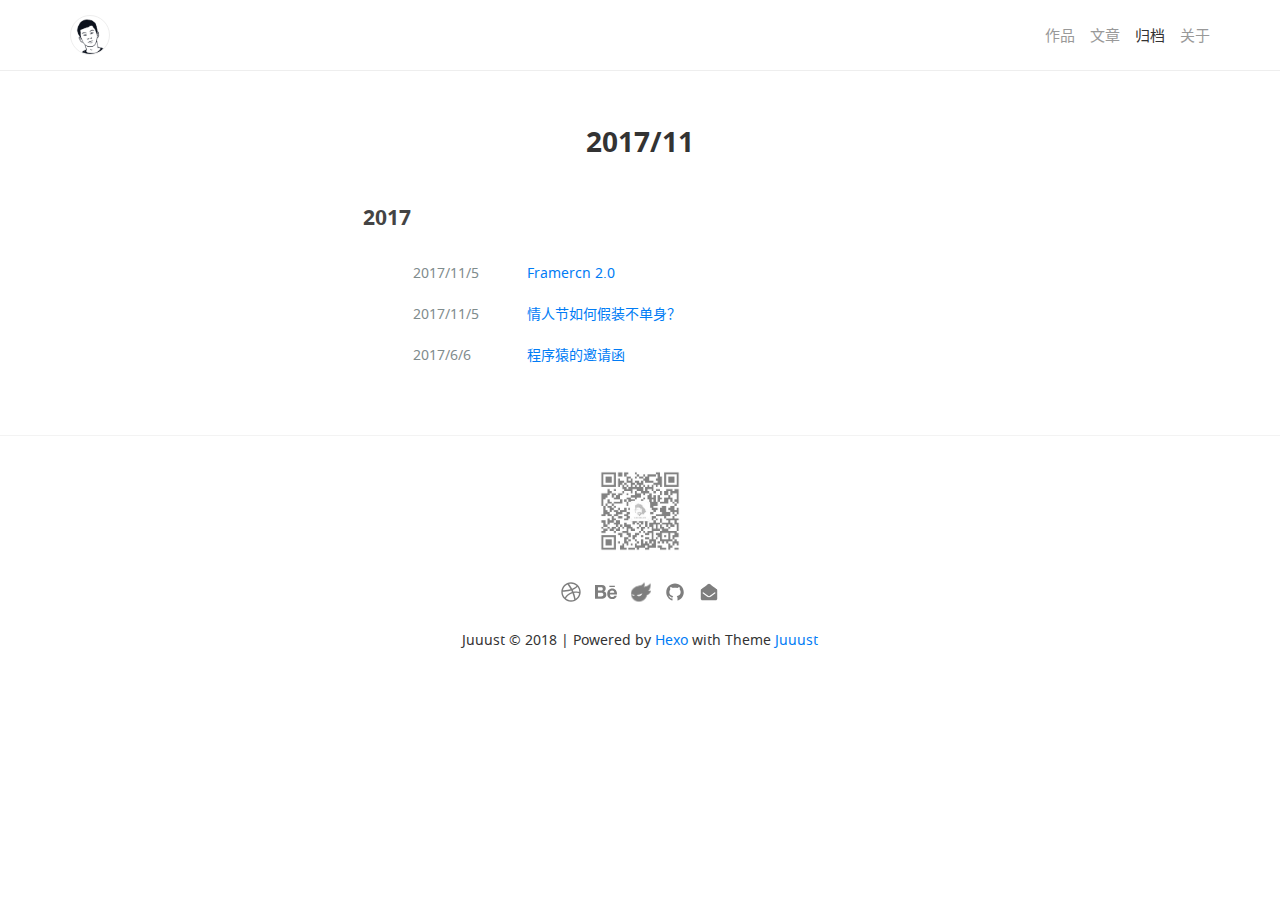
<file: archives/2017/11/index.html>
<!DOCTYPE html>
<html lang="zh-CN">

<!-- Head tag -->
<head>
  <meta charset="utf-8">
  <meta http-equiv="X-UA-Compatible" content="IE=edge">

  <!--Description-->
  
  <meta name="description" content="这是我的博客，包含设计、前端等内容。">
  

  <!--Author-->
  
  <meta name="author" content="Jun">
  

  <!--Open Graph Title-->
  
      <meta property="og:title" content="Juuust"/>
  
  <!--Open Graph Description-->
  
      <meta property="og:description" content="这是我的博客，包含设计、前端等内容。" />
  
  <!--Open Graph Site Name-->
  <meta property="og:site_name" content="Juuust"/>
  <!--Type page-->
  
      <meta property="og:type" content="website" />
  
  <!--Page Cover-->
  

  <meta name="viewport" content="width=device-width, initial-scale=1, maximum-scale=1">

  <!-- Title -->
  
  <title>归档：2017/11 - Juuust</title>


  <link rel="shortcut icon" href="/images/favicon.ico">

  <!-- Custom CSS/Sass -->
  <link rel="stylesheet" href="/css/style.css">
</head>


<body>

  <!-- Nav -->
  <header class="site-header">
  <nav class="container">
    <a class="header-logo" href="/" rel="home">
      
      <img src="/images/header-avatar.png" alt="Juuust">
      
    </a>
    
    
    
      <a class="header-link pull-right " href="/about">
        关于
      </a>
      
    
      <a class="header-link pull-right active" href="/archives">
        归档
      </a>
      
    
      <a class="header-link pull-right " href="/page">
        文章
      </a>
      
    
      <a class="header-link pull-right " href="/works">
        作品
      </a>
      
    
  </nav>
</header>


  <!-- Main Content -->
  

<!-- Main Content -->
<div class="archive site-content">
  <div class="container">
    <h1 class="archive-title text-center">2017/11</h1>
    <div class="row">
      <div class="col-lg-6 col-lg-offset-3 col-md-8 col-md-offset-2">
        <!-- Use lodash to classify posts. See https://lodash.com/docs#groupBy
          1. group site.posts by year
          2. sort posts-in-one-year by Month and Day
        -->
        

        
          <h2 class="year">2017</h2>
          <ul class="list">
            
  <li>
    <span class="date">
      2017/11/5
    </span>
    <a href="/2017/framercn/" class="title">
      Framercn 2.0
    </a>
  </li>

  <li>
    <span class="date">
      2017/11/5
    </span>
    <a href="/2017/love/" class="title">
      情人节如何假装不单身？
    </a>
  </li>

  <li>
    <span class="date">
      2017/6/6
    </span>
    <a href="/2017/invitation/" class="title">
      程序猿的邀请函
    </a>
  </li>


          </ul>
        
      </div>
    </div>
  </div>
</div>


  <!-- Footer -->
  
<footer class="footer text-center">
  <div class="container">
    
      <div class="footer-qrcode text-center">
        <img src="/images/weixin-qrcode.png"/>
      </div>
    
    <div class="footer-social">
      
        
          
        
          
            <a href="https://dribbble.com/leadream" class="icon icon-dribbble" target="_blank">
              <img src="/images/dribbble.svg">
            </a>
          
        
          
            <a href="https://github.com/leadream" class="icon icon-behance" target="_blank">
              <img src="/images/behance.svg">
            </a>
          
        
          
            <a href="https://leadream.zcool.com.cn/" class="icon icon-zcool" target="_blank">
              <img src="/images/zcool.svg">
            </a>
          
        
          
            <a href="https://github.com/leadream" class="icon icon-github" target="_blank">
              <img src="/images/github.svg">
            </a>
          
        
          
            <a href="mailto:leadream4@gmail.com" class="icon icon-mail" target="_blank">
              <img src="/images/mail.svg">
            </a>
          
        
      
    </div>
    <div>
      <span>Juuust &copy; 2018</span>
      
        <span class="split">|</span>
        <span>Powered by <a href="https://hexo.io/" target="_blank">Hexo</a> with Theme <a href="https://github.com/leadream/hexo-theme-juuust" target="_blank">Juuust</a></span>
      
    </div>
  </div>
</footer>


</body>

</html>
</file>
<file: css/style.css>
@charset "UTF-8";
html {
  font-family: sans-serif;
  -webkit-text-size-adjust: 100%;
  -ms-text-size-adjust: 100%; }

body {
  margin: 0; }

article,
aside,
details,
figcaption,
figure,
footer,
header,
main,
menu,
nav,
section,
summary {
  display: block; }

audio,
canvas,
progress,
video {
  display: inline-block;
  vertical-align: baseline; }

audio:not([controls]) {
  display: none;
  height: 0; }

[hidden],
template {
  display: none; }

a {
  background-color: transparent; }

a:active,
a:hover {
  outline: 0; }

abbr[title] {
  border-bottom: 1px dotted; }

b,
strong {
  font-weight: bold; }

dfn {
  font-style: italic; }

h1 {
  font-size: 2em;
  margin: 0.67em 0; }

mark {
  background: #ff0;
  color: #000; }

small {
  font-size: 80%; }

sub,
sup {
  font-size: 75%;
  line-height: 0;
  position: relative;
  vertical-align: baseline; }

sup {
  top: -0.5em; }

sub {
  bottom: -0.25em; }

img {
  border: 0; }

svg:not(:root) {
  overflow: hidden; }

figure {
  margin: 1em 40px; }

hr {
  box-sizing: content-box;
  height: 0; }

pre {
  overflow: auto; }

code,
kbd,
pre,
samp {
  font-family: monospace, monospace;
  font-size: 1em; }

button,
input,
optgroup,
select,
textarea {
  color: inherit;
  font: inherit;
  margin: 0; }

button {
  overflow: visible; }

button,
select {
  text-transform: none; }

button,
html input[type="button"],
input[type="reset"],
input[type="submit"] {
  -webkit-appearance: button;
  cursor: pointer; }

button[disabled],
html input[disabled] {
  cursor: default; }

button::-moz-focus-inner,
input::-moz-focus-inner {
  border: 0;
  padding: 0; }

input {
  line-height: normal; }

input[type="checkbox"],
input[type="radio"] {
  box-sizing: border-box;
  padding: 0; }

input[type="number"]::-webkit-inner-spin-button,
input[type="number"]::-webkit-outer-spin-button {
  height: auto; }

input[type="search"]::-webkit-search-cancel-button,
input[type="search"]::-webkit-search-decoration {
  -webkit-appearance: none; }

fieldset {
  border: 1px solid #c0c0c0;
  margin: 0 2px;
  padding: 0.35em 0.625em 0.75em; }

legend {
  border: 0;
  padding: 0; }

textarea {
  overflow: auto; }

optgroup {
  font-weight: bold; }

table {
  border-collapse: collapse;
  border-spacing: 0; }

td,
th {
  padding: 0; }

.container {
  margin-right: auto;
  margin-left: auto;
  padding-left: 15px;
  padding-right: 15px; }
  .container:before, .container:after {
    content: " ";
    display: table; }
  .container:after {
    clear: both; }
  @media (min-width: 768px) {
    .container {
      width: 750px; } }
  @media (min-width: 992px) {
    .container {
      width: 970px; } }
  @media (min-width: 1200px) {
    .container {
      width: 1170px; } }

.container-fluid {
  margin-right: auto;
  margin-left: auto;
  padding-left: 15px;
  padding-right: 15px; }
  .container-fluid:before, .container-fluid:after {
    content: " ";
    display: table; }
  .container-fluid:after {
    clear: both; }

.row {
  margin-left: -15px;
  margin-right: -15px; }
  .row:before, .row:after {
    content: " ";
    display: table; }
  .row:after {
    clear: both; }

.col-xs-1, .col-sm-1, .col-md-1, .col-lg-1, .col-xs-2, .col-sm-2, .col-md-2, .col-lg-2, .col-xs-3, .col-sm-3, .col-md-3, .col-lg-3, .col-xs-4, .col-sm-4, .col-md-4, .col-lg-4, .col-xs-5, .col-sm-5, .col-md-5, .col-lg-5, .col-xs-6, .col-sm-6, .col-md-6, .col-lg-6, .col-xs-7, .col-sm-7, .col-md-7, .col-lg-7, .col-xs-8, .col-sm-8, .col-md-8, .col-lg-8, .col-xs-9, .col-sm-9, .col-md-9, .col-lg-9, .col-xs-10, .col-sm-10, .col-md-10, .col-lg-10, .col-xs-11, .col-sm-11, .col-md-11, .col-lg-11, .col-xs-12, .col-sm-12, .col-md-12, .col-lg-12 {
  position: relative;
  min-height: 1px;
  padding-left: 15px;
  padding-right: 15px; }

.col-xs-1, .col-xs-2, .col-xs-3, .col-xs-4, .col-xs-5, .col-xs-6, .col-xs-7, .col-xs-8, .col-xs-9, .col-xs-10, .col-xs-11, .col-xs-12 {
  float: left; }

.col-xs-1 {
  width: 8.33333%; }

.col-xs-2 {
  width: 16.66667%; }

.col-xs-3 {
  width: 25%; }

.col-xs-4 {
  width: 33.33333%; }

.col-xs-5 {
  width: 41.66667%; }

.col-xs-6 {
  width: 50%; }

.col-xs-7 {
  width: 58.33333%; }

.col-xs-8 {
  width: 66.66667%; }

.col-xs-9 {
  width: 75%; }

.col-xs-10 {
  width: 83.33333%; }

.col-xs-11 {
  width: 91.66667%; }

.col-xs-12 {
  width: 100%; }

.col-xs-pull-0 {
  right: auto; }

.col-xs-pull-1 {
  right: 8.33333%; }

.col-xs-pull-2 {
  right: 16.66667%; }

.col-xs-pull-3 {
  right: 25%; }

.col-xs-pull-4 {
  right: 33.33333%; }

.col-xs-pull-5 {
  right: 41.66667%; }

.col-xs-pull-6 {
  right: 50%; }

.col-xs-pull-7 {
  right: 58.33333%; }

.col-xs-pull-8 {
  right: 66.66667%; }

.col-xs-pull-9 {
  right: 75%; }

.col-xs-pull-10 {
  right: 83.33333%; }

.col-xs-pull-11 {
  right: 91.66667%; }

.col-xs-pull-12 {
  right: 100%; }

.col-xs-push-0 {
  left: auto; }

.col-xs-push-1 {
  left: 8.33333%; }

.col-xs-push-2 {
  left: 16.66667%; }

.col-xs-push-3 {
  left: 25%; }

.col-xs-push-4 {
  left: 33.33333%; }

.col-xs-push-5 {
  left: 41.66667%; }

.col-xs-push-6 {
  left: 50%; }

.col-xs-push-7 {
  left: 58.33333%; }

.col-xs-push-8 {
  left: 66.66667%; }

.col-xs-push-9 {
  left: 75%; }

.col-xs-push-10 {
  left: 83.33333%; }

.col-xs-push-11 {
  left: 91.66667%; }

.col-xs-push-12 {
  left: 100%; }

.col-xs-offset-0 {
  margin-left: 0%; }

.col-xs-offset-1 {
  margin-left: 8.33333%; }

.col-xs-offset-2 {
  margin-left: 16.66667%; }

.col-xs-offset-3 {
  margin-left: 25%; }

.col-xs-offset-4 {
  margin-left: 33.33333%; }

.col-xs-offset-5 {
  margin-left: 41.66667%; }

.col-xs-offset-6 {
  margin-left: 50%; }

.col-xs-offset-7 {
  margin-left: 58.33333%; }

.col-xs-offset-8 {
  margin-left: 66.66667%; }

.col-xs-offset-9 {
  margin-left: 75%; }

.col-xs-offset-10 {
  margin-left: 83.33333%; }

.col-xs-offset-11 {
  margin-left: 91.66667%; }

.col-xs-offset-12 {
  margin-left: 100%; }

@media (min-width: 768px) {
  .col-sm-1, .col-sm-2, .col-sm-3, .col-sm-4, .col-sm-5, .col-sm-6, .col-sm-7, .col-sm-8, .col-sm-9, .col-sm-10, .col-sm-11, .col-sm-12 {
    float: left; }
  .col-sm-1 {
    width: 8.33333%; }
  .col-sm-2 {
    width: 16.66667%; }
  .col-sm-3 {
    width: 25%; }
  .col-sm-4 {
    width: 33.33333%; }
  .col-sm-5 {
    width: 41.66667%; }
  .col-sm-6 {
    width: 50%; }
  .col-sm-7 {
    width: 58.33333%; }
  .col-sm-8 {
    width: 66.66667%; }
  .col-sm-9 {
    width: 75%; }
  .col-sm-10 {
    width: 83.33333%; }
  .col-sm-11 {
    width: 91.66667%; }
  .col-sm-12 {
    width: 100%; }
  .col-sm-pull-0 {
    right: auto; }
  .col-sm-pull-1 {
    right: 8.33333%; }
  .col-sm-pull-2 {
    right: 16.66667%; }
  .col-sm-pull-3 {
    right: 25%; }
  .col-sm-pull-4 {
    right: 33.33333%; }
  .col-sm-pull-5 {
    right: 41.66667%; }
  .col-sm-pull-6 {
    right: 50%; }
  .col-sm-pull-7 {
    right: 58.33333%; }
  .col-sm-pull-8 {
    right: 66.66667%; }
  .col-sm-pull-9 {
    right: 75%; }
  .col-sm-pull-10 {
    right: 83.33333%; }
  .col-sm-pull-11 {
    right: 91.66667%; }
  .col-sm-pull-12 {
    right: 100%; }
  .col-sm-push-0 {
    left: auto; }
  .col-sm-push-1 {
    left: 8.33333%; }
  .col-sm-push-2 {
    left: 16.66667%; }
  .col-sm-push-3 {
    left: 25%; }
  .col-sm-push-4 {
    left: 33.33333%; }
  .col-sm-push-5 {
    left: 41.66667%; }
  .col-sm-push-6 {
    left: 50%; }
  .col-sm-push-7 {
    left: 58.33333%; }
  .col-sm-push-8 {
    left: 66.66667%; }
  .col-sm-push-9 {
    left: 75%; }
  .col-sm-push-10 {
    left: 83.33333%; }
  .col-sm-push-11 {
    left: 91.66667%; }
  .col-sm-push-12 {
    left: 100%; }
  .col-sm-offset-0 {
    margin-left: 0%; }
  .col-sm-offset-1 {
    margin-left: 8.33333%; }
  .col-sm-offset-2 {
    margin-left: 16.66667%; }
  .col-sm-offset-3 {
    margin-left: 25%; }
  .col-sm-offset-4 {
    margin-left: 33.33333%; }
  .col-sm-offset-5 {
    margin-left: 41.66667%; }
  .col-sm-offset-6 {
    margin-left: 50%; }
  .col-sm-offset-7 {
    margin-left: 58.33333%; }
  .col-sm-offset-8 {
    margin-left: 66.66667%; }
  .col-sm-offset-9 {
    margin-left: 75%; }
  .col-sm-offset-10 {
    margin-left: 83.33333%; }
  .col-sm-offset-11 {
    margin-left: 91.66667%; }
  .col-sm-offset-12 {
    margin-left: 100%; } }

@media (min-width: 992px) {
  .col-md-1, .col-md-2, .col-md-3, .col-md-4, .col-md-5, .col-md-6, .col-md-7, .col-md-8, .col-md-9, .col-md-10, .col-md-11, .col-md-12 {
    float: left; }
  .col-md-1 {
    width: 8.33333%; }
  .col-md-2 {
    width: 16.66667%; }
  .col-md-3 {
    width: 25%; }
  .col-md-4 {
    width: 33.33333%; }
  .col-md-5 {
    width: 41.66667%; }
  .col-md-6 {
    width: 50%; }
  .col-md-7 {
    width: 58.33333%; }
  .col-md-8 {
    width: 66.66667%; }
  .col-md-9 {
    width: 75%; }
  .col-md-10 {
    width: 83.33333%; }
  .col-md-11 {
    width: 91.66667%; }
  .col-md-12 {
    width: 100%; }
  .col-md-pull-0 {
    right: auto; }
  .col-md-pull-1 {
    right: 8.33333%; }
  .col-md-pull-2 {
    right: 16.66667%; }
  .col-md-pull-3 {
    right: 25%; }
  .col-md-pull-4 {
    right: 33.33333%; }
  .col-md-pull-5 {
    right: 41.66667%; }
  .col-md-pull-6 {
    right: 50%; }
  .col-md-pull-7 {
    right: 58.33333%; }
  .col-md-pull-8 {
    right: 66.66667%; }
  .col-md-pull-9 {
    right: 75%; }
  .col-md-pull-10 {
    right: 83.33333%; }
  .col-md-pull-11 {
    right: 91.66667%; }
  .col-md-pull-12 {
    right: 100%; }
  .col-md-push-0 {
    left: auto; }
  .col-md-push-1 {
    left: 8.33333%; }
  .col-md-push-2 {
    left: 16.66667%; }
  .col-md-push-3 {
    left: 25%; }
  .col-md-push-4 {
    left: 33.33333%; }
  .col-md-push-5 {
    left: 41.66667%; }
  .col-md-push-6 {
    left: 50%; }
  .col-md-push-7 {
    left: 58.33333%; }
  .col-md-push-8 {
    left: 66.66667%; }
  .col-md-push-9 {
    left: 75%; }
  .col-md-push-10 {
    left: 83.33333%; }
  .col-md-push-11 {
    left: 91.66667%; }
  .col-md-push-12 {
    left: 100%; }
  .col-md-offset-0 {
    margin-left: 0%; }
  .col-md-offset-1 {
    margin-left: 8.33333%; }
  .col-md-offset-2 {
    margin-left: 16.66667%; }
  .col-md-offset-3 {
    margin-left: 25%; }
  .col-md-offset-4 {
    margin-left: 33.33333%; }
  .col-md-offset-5 {
    margin-left: 41.66667%; }
  .col-md-offset-6 {
    margin-left: 50%; }
  .col-md-offset-7 {
    margin-left: 58.33333%; }
  .col-md-offset-8 {
    margin-left: 66.66667%; }
  .col-md-offset-9 {
    margin-left: 75%; }
  .col-md-offset-10 {
    margin-left: 83.33333%; }
  .col-md-offset-11 {
    margin-left: 91.66667%; }
  .col-md-offset-12 {
    margin-left: 100%; } }

@media (min-width: 1200px) {
  .col-lg-1, .col-lg-2, .col-lg-3, .col-lg-4, .col-lg-5, .col-lg-6, .col-lg-7, .col-lg-8, .col-lg-9, .col-lg-10, .col-lg-11, .col-lg-12 {
    float: left; }
  .col-lg-1 {
    width: 8.33333%; }
  .col-lg-2 {
    width: 16.66667%; }
  .col-lg-3 {
    width: 25%; }
  .col-lg-4 {
    width: 33.33333%; }
  .col-lg-5 {
    width: 41.66667%; }
  .col-lg-6 {
    width: 50%; }
  .col-lg-7 {
    width: 58.33333%; }
  .col-lg-8 {
    width: 66.66667%; }
  .col-lg-9 {
    width: 75%; }
  .col-lg-10 {
    width: 83.33333%; }
  .col-lg-11 {
    width: 91.66667%; }
  .col-lg-12 {
    width: 100%; }
  .col-lg-pull-0 {
    right: auto; }
  .col-lg-pull-1 {
    right: 8.33333%; }
  .col-lg-pull-2 {
    right: 16.66667%; }
  .col-lg-pull-3 {
    right: 25%; }
  .col-lg-pull-4 {
    right: 33.33333%; }
  .col-lg-pull-5 {
    right: 41.66667%; }
  .col-lg-pull-6 {
    right: 50%; }
  .col-lg-pull-7 {
    right: 58.33333%; }
  .col-lg-pull-8 {
    right: 66.66667%; }
  .col-lg-pull-9 {
    right: 75%; }
  .col-lg-pull-10 {
    right: 83.33333%; }
  .col-lg-pull-11 {
    right: 91.66667%; }
  .col-lg-pull-12 {
    right: 100%; }
  .col-lg-push-0 {
    left: auto; }
  .col-lg-push-1 {
    left: 8.33333%; }
  .col-lg-push-2 {
    left: 16.66667%; }
  .col-lg-push-3 {
    left: 25%; }
  .col-lg-push-4 {
    left: 33.33333%; }
  .col-lg-push-5 {
    left: 41.66667%; }
  .col-lg-push-6 {
    left: 50%; }
  .col-lg-push-7 {
    left: 58.33333%; }
  .col-lg-push-8 {
    left: 66.66667%; }
  .col-lg-push-9 {
    left: 75%; }
  .col-lg-push-10 {
    left: 83.33333%; }
  .col-lg-push-11 {
    left: 91.66667%; }
  .col-lg-push-12 {
    left: 100%; }
  .col-lg-offset-0 {
    margin-left: 0%; }
  .col-lg-offset-1 {
    margin-left: 8.33333%; }
  .col-lg-offset-2 {
    margin-left: 16.66667%; }
  .col-lg-offset-3 {
    margin-left: 25%; }
  .col-lg-offset-4 {
    margin-left: 33.33333%; }
  .col-lg-offset-5 {
    margin-left: 41.66667%; }
  .col-lg-offset-6 {
    margin-left: 50%; }
  .col-lg-offset-7 {
    margin-left: 58.33333%; }
  .col-lg-offset-8 {
    margin-left: 66.66667%; }
  .col-lg-offset-9 {
    margin-left: 75%; }
  .col-lg-offset-10 {
    margin-left: 83.33333%; }
  .col-lg-offset-11 {
    margin-left: 91.66667%; }
  .col-lg-offset-12 {
    margin-left: 100%; } }

.visible-xs {
  display: none !important; }

.visible-sm {
  display: none !important; }

.visible-md {
  display: none !important; }

.visible-lg {
  display: none !important; }

.visible-xs-block,
.visible-xs-inline,
.visible-xs-inline-block,
.visible-sm-block,
.visible-sm-inline,
.visible-sm-inline-block,
.visible-md-block,
.visible-md-inline,
.visible-md-inline-block,
.visible-lg-block,
.visible-lg-inline,
.visible-lg-inline-block {
  display: none !important; }

@media (max-width: 767px) {
  .visible-xs {
    display: block !important; }
  table.visible-xs {
    display: table !important; }
  tr.visible-xs {
    display: table-row !important; }
  th.visible-xs,
  td.visible-xs {
    display: table-cell !important; } }

@media (max-width: 767px) {
  .visible-xs-block {
    display: block !important; } }

@media (max-width: 767px) {
  .visible-xs-inline {
    display: inline !important; } }

@media (max-width: 767px) {
  .visible-xs-inline-block {
    display: inline-block !important; } }

@media (min-width: 768px) and (max-width: 991px) {
  .visible-sm {
    display: block !important; }
  table.visible-sm {
    display: table !important; }
  tr.visible-sm {
    display: table-row !important; }
  th.visible-sm,
  td.visible-sm {
    display: table-cell !important; } }

@media (min-width: 768px) and (max-width: 991px) {
  .visible-sm-block {
    display: block !important; } }

@media (min-width: 768px) and (max-width: 991px) {
  .visible-sm-inline {
    display: inline !important; } }

@media (min-width: 768px) and (max-width: 991px) {
  .visible-sm-inline-block {
    display: inline-block !important; } }

@media (min-width: 992px) and (max-width: 1199px) {
  .visible-md {
    display: block !important; }
  table.visible-md {
    display: table !important; }
  tr.visible-md {
    display: table-row !important; }
  th.visible-md,
  td.visible-md {
    display: table-cell !important; } }

@media (min-width: 992px) and (max-width: 1199px) {
  .visible-md-block {
    display: block !important; } }

@media (min-width: 992px) and (max-width: 1199px) {
  .visible-md-inline {
    display: inline !important; } }

@media (min-width: 992px) and (max-width: 1199px) {
  .visible-md-inline-block {
    display: inline-block !important; } }

@media (min-width: 1200px) {
  .visible-lg {
    display: block !important; }
  table.visible-lg {
    display: table !important; }
  tr.visible-lg {
    display: table-row !important; }
  th.visible-lg,
  td.visible-lg {
    display: table-cell !important; } }

@media (min-width: 1200px) {
  .visible-lg-block {
    display: block !important; } }

@media (min-width: 1200px) {
  .visible-lg-inline {
    display: inline !important; } }

@media (min-width: 1200px) {
  .visible-lg-inline-block {
    display: inline-block !important; } }

@media (max-width: 767px) {
  .hidden-xs {
    display: none !important; } }

@media (min-width: 768px) and (max-width: 991px) {
  .hidden-sm {
    display: none !important; } }

@media (min-width: 992px) and (max-width: 1199px) {
  .hidden-md {
    display: none !important; } }

@media (min-width: 1200px) {
  .hidden-lg {
    display: none !important; } }

* {
  box-sizing: border-box; }

body {
  margin: 0;
  line-height: 1.6;
  color: #333;
  background-color: #FFF; }

img {
  max-width: 100%; }

a {
  color: #017CF5;
  text-decoration: none;
  transition: all 0.4s; }
  a:hover {
    color: #01498f; }

ul {
  margin: 0;
  padding: 0;
  list-style: none; }

/* 要注意表单元素并不继承父级 font 的问题 */
body, button, input, select, textarea {
  font-family: "NotoSans", "NotoSansUI", "PingFang SC", "HiraginoSansGB-W3", "Microsoft Yahei", "Helvetica Neue", Helvetica, Arial, sans-serif;
  font-size: 14px;
  font-weight: normal;
  -webkit-font-smoothing: antialiased; }

table {
  border-spacing: 0;
  border-collapse: collapse; }

code {
  color: #666;
  background: #FEFEFE;
  font-family: 'Roboto Mono', 'Menlo', 'Monaco', Courier, monospace !important;
  font-size: 13px !important;
  font-weight: 500 !important; }

hr {
  border: none;
  border-top: 1px solid #ECECEC; }

.site-content {
  margin-top: 70px; }

.text-left {
  text-align: left; }

.text-right {
  text-align: right; }

.text-center {
  text-align: center; }

.text-justify {
  text-align: justify; }

.text-nowrap {
  white-space: nowrap; }

.text-lowercase {
  text-transform: lowercase; }

.text-uppercase {
  text-transform: uppercase; }

.text-capitalize {
  text-transform: capitalize; }

.text-muted {
  color: #666; }

.pull-right {
  float: right !important; }

.pull-left {
  float: left !important; }

.hide {
  display: none !important; }

.show {
  display: block !important; }

.flex-box {
  display: -webkit-box;
  display: -ms-flexbox;
  display: flex; }

.flex-v-center {
  -webkit-box-align: center;
      -ms-flex-align: center;
          align-items: center; }

.space-xxs {
  height: 10px; }

.space-xs {
  height: 20px; }

.space-sm {
  height: 30px; }

.space-md {
  height: 40px; }

.space-lg {
  height: 50px; }

.space-xlg {
  height: 60px; }

.space-xxlg {
  height: 70px; }

.shadowed {
  box-shadow: 0 0 15px rgba(0, 0, 0, 0.05); }

.section-title {
  margin-top: 40px;
  margin-bottom: 0;
  text-align: left;
  font-size: 36px; }

.section-description {
  margin: 0 auto;
  margin-bottom: 40px;
  color: #999;
  text-align: left; }

.container-works .works-list .list-item {
  position: relative;
  display: block;
  border: 1px solid #F3F3F3;
  transition: 0.4s all; }
  .container-works .works-list .list-item:hover {
    box-shadow: 0 0 15px #EEE; }
  .container-works .works-list .list-item .poster img {
    display: block;
    width: 100%; }
  .container-works .works-list .list-item .desc {
    padding: 0 10px;
    text-align: left; }
    .container-works .works-list .list-item .desc p {
      margin: 0; }
    .container-works .works-list .list-item .desc .title {
      margin: 0;
      padding: 10px;
      font-weight: 400;
      color: #333; }

.container-works .works-list.list-painting {
  margin-bottom: 80px; }

@media (max-width: 767px) {
  .container-works .works-list {
    margin: 0 -15px !important; }
    .container-works .works-list .col-sm-6 {
      padding: 0 15px !important; }
    .container-works .works-list .list-item {
      margin-bottom: 20px !important; } }

.container-articles .section-title {
  margin-top: 0; }

.container-articles .articles-list {
  margin: 0 -20px; }
  .container-articles .articles-list .col-sm-6 {
    padding: 0 20px; }
  .container-articles .articles-list .list-item {
    position: relative;
    display: block;
    padding: 15px;
    padding-top: 36%;
    border: 1px solid #333;
    color: #333; }
    .container-articles .articles-list .list-item:hover {
      box-shadow: 0 0 15px #DDD; }
    .container-articles .articles-list .list-item > div {
      position: absolute;
      bottom: 0;
      left: 0;
      right: 0;
      padding: 15px; }
      .container-articles .articles-list .list-item > div .item-title {
        margin: 0;
        font-size: 18px; }
      .container-articles .articles-list .list-item > div .item-desc {
        margin: 0; }

.btn-more {
  display: block;
  width: 44px;
  height: 44px;
  margin-top: 15px;
  color: #333;
  border-radius: 22px;
  border: 1px solid #333;
  font-size: 12px;
  font-weight: normal;
  line-height: 44px;
  text-align: center; }
  .btn-more:hover {
    color: #FFF;
    background: #333; }

.section-list {
  margin: 0 -20px; }
  .section-list .section-item {
    margin-bottom: 40px;
    padding: 0 20px; }

@media (max-width: 767px) {
  .section-list {
    margin: 0 -15px !important; }
    .section-list .section-item {
      margin-bottom: 30px !important;
      padding: 0 15px !important; } }

@font-face {
  font-family: "NotoSans";
  unicode-range: U+00-024F;
  src: url("../fonts/NotoSans/NotoSans-Bold.ttf") format("truetype");
  font-weight: bold;
  font-style: normal; }

@font-face {
  font-family: "NotoSans";
  unicode-range: U+00-024F;
  src: url("../fonts/NotoSans/NotoSans-BoldItalic.ttf") format("truetype");
  font-weight: bold;
  font-style: italic; }

@font-face {
  font-family: "NotoSans";
  unicode-range: U+00-024F;
  src: url("../fonts/NotoSans/NotoSans-Italic.ttf") format("truetype");
  font-weight: normal;
  font-style: italic; }

@font-face {
  font-family: "NotoSans";
  unicode-range: U+00-024F;
  src: url("../fonts/NotoSans/NotoSans-Regular.ttf") format("truetype");
  font-weight: normal;
  font-style: normal; }

.site-header {
  position: fixed;
  top: 0;
  width: 100%;
  text-align: center;
  border-bottom: 1px solid #EEE;
  overflow: hidden;
  background: #FFF;
  z-index: 1;
  transition: -webkit-transform 0.4s;
  transition: transform 0.4s;
  transition: transform 0.4s, -webkit-transform 0.4s; }
  .site-header.header-hidden {
    -webkit-transform: translateY(-70px);
        -ms-transform: translateY(-70px);
            transform: translateY(-70px); }
  .site-header > nav {
    height: 70px;
    padding: 15px; }
    .site-header > nav .header-logo {
      position: absolute;
      display: block;
      width: 40px;
      height: 40px;
      border-radius: 20px;
      border: 1px solid #EEE;
      overflow: hidden; }
      .site-header > nav .header-logo:hover {
        background: #333; }
    .site-header > nav .header-link {
      padding-left: 15px;
      color: #999;
      font-size: 15px;
      line-height: 40px; }
      .site-header > nav .header-link.active {
        color: #333; }
      .site-header > nav .header-link:hover {
        color: #333; }

/*
 * From https://github.com/pinggod/hexo-theme-apollo/blob/master/source/scss/_partial/post.scss
 */
code,
pre {
  font-size: 0.8em;
  background-color: #f8f8f8;
  font-family: 'Roboto Mono', Monaco, courier, monospace; }

code {
  padding: 0.2em 0.4em;
  background-color: #efefef;
  border-radius: 3px; }

pre .line {
  min-height: 1em; }

.highlight {
  position: relative;
  margin: 1em 0;
  border-radius: 2px;
  line-height: 1.1em;
  background-color: #f8f8f8;
  border: 1px solid #eeeeee;
  overflow-x: auto; }
  .highlight table, .highlight tr, .highlight td {
    width: 100%;
    border-collapse: collapse;
    padding: 0;
    margin: 0; }
  .highlight .gutter {
    display: none; }
  .highlight .code pre {
    padding: 1.2em 1.4em;
    line-height: 1.5em;
    margin: 0; }

.highlight.html .code:after, .highlight.js .code:after, .highlight.bash .code:after, .highlight.css .code:after, .highlight.scss .code:after, .highlight.diff .code:after, .highlight.java .code:after, .highlight.xml .code:after, .highlight.python .code:after, .highlight.json .code:after, .highlight.swift .code:after, .highlight.ruby .code:after, .highlight.perl .code:after, .highlight.php .code:after, .highlight.c .code:after, .highlight.cpp .code:after, .highlight.ts .code:after {
  position: absolute;
  top: 0;
  right: 0;
  color: #ccc;
  text-align: right;
  font-size: 0.75em;
  padding: 5px 10px 0;
  line-height: 15px;
  height: 15px;
  font-weight: 600; }

.highlight.html .code:after {
  content: "HTML"; }

.highlight.js .code:after {
  content: "JS"; }

.highlight.bash .code:after {
  content: "BASH"; }

.highlight.css .code:after {
  content: "CSS"; }

.highlight.scss .code:after {
  content: "SCSS"; }

.highlight.diff .code:after {
  content: "DIFF"; }

.highlight.java .code:after {
  content: "JAVA"; }

.highlight.xml .code:after {
  content: "XML"; }

.highlight.python .code:after {
  content: "PYTHON"; }

.highlight.json .code:after {
  content: "JSON"; }

.highlight.swift .code:after {
  content: "SWIFT"; }

.highlight.ruby .code:after {
  content: "RUBY"; }

.highlight.perl .code:after {
  content: "PERL"; }

.highlight.php .code:after {
  content: "PHP"; }

.highlight.c .code:after {
  content: "C"; }

.highlight.java .code:after {
  content: "JAVA"; }

.highlight.cpp .code:after {
  content: "CPP"; }

.highlight.ts .code:after {
  content: "TS"; }

.highlight.cpp .code:after {
  content: 'C++'; }

pre {
  color: #525252; }
  pre .function .keyword,
  pre .constant {
    color: #0092db; }
  pre .keyword,
  pre .attribute {
    color: #e96900; }
  pre .number,
  pre .literal {
    color: #ae81ff; }
  pre .tag,
  pre .tag .title,
  pre .change,
  pre .winutils,
  pre .flow,
  pre .lisp .title,
  pre .clojure .built_in,
  pre .nginx .title,
  pre .tex .special {
    color: #2973b7; }
  pre .symbol,
  pre .symbol .string,
  pre .value,
  pre .regexp {
    color: #42b983; }
  pre .title {
    color: #83B917; }
  pre .tag .value,
  pre .string,
  pre .subst,
  pre .haskell .type,
  pre .preprocessor,
  pre .ruby .class .parent,
  pre .built_in,
  pre .sql .aggregate,
  pre .django .template_tag,
  pre .django .variable,
  pre .smalltalk .class,
  pre .javadoc,
  pre .django .filter .argument,
  pre .smalltalk .localvars,
  pre .smalltalk .array,
  pre .attr_selector,
  pre .pseudo,
  pre .addition,
  pre .stream,
  pre .envvar,
  pre .apache .tag,
  pre .apache .cbracket,
  pre .tex .command,
  pre .prompt {
    color: #42b983; }
  pre .comment,
  pre .java .annotation,
  pre .python .decorator,
  pre .template_comment,
  pre .pi,
  pre .doctype,
  pre .shebang,
  pre .apache .sqbracket,
  pre .tex .formula {
    color: #b3b3b3; }
  pre .deletion {
    color: #BA4545; }
  pre .coffeescript .javascript,
  pre .javascript .xml,
  pre .tex .formula,
  pre .xml .javascript,
  pre .xml .vbscript,
  pre .xml .css,
  pre .xml .cdata {
    opacity: 0.5; }

.pagination-widgets .container {
  margin-top: 20px; }
  .pagination-widgets .container .page-number, .pagination-widgets .container .next, .pagination-widgets .container .prev {
    display: inline-block;
    width: 30px;
    height: 30px;
    margin: 0 5px;
    line-height: 30px;
    border-radius: 15px;
    color: #333;
    background: #F3F3F3; }
    .pagination-widgets .container .page-number.current, .pagination-widgets .container .next.current, .pagination-widgets .container .prev.current {
      color: #FFF;
      background: #333; }
    .pagination-widgets .container .page-number:not(.current):hover, .pagination-widgets .container .next:not(.current):hover, .pagination-widgets .container .prev:not(.current):hover {
      background: #CCC; }
  .pagination-widgets .container .next img, .pagination-widgets .container .prev img {
    height: 12px;
    vertical-align: middle; }

.footer {
  border-top: 1px solid #F3F3F3; }
  .footer .container {
    padding: 30px 0; }
    .footer .container .footer-qrcode {
      margin-bottom: 20px; }
      .footer .container .footer-qrcode img {
        width: 90px; }
    .footer .container .footer-social {
      margin-bottom: 20px; }
      .footer .container .footer-social a {
        padding: 5px; }
        .footer .container .footer-social a img {
          height: 20px;
          opacity: 0.5;
          transition: opacity 0.4s; }
        .footer .container .footer-social a:hover img {
          opacity: 0.8; }

.archive {
  padding-bottom: 60px; }
  .archive .archive-title {
    margin-top: 50px; }
  .archive h2.year {
    color: #444444; }
  .archive ul.list {
    padding-left: 50px; }
    .archive ul.list li {
      padding: 10px 0;
      line-height: 1.5; }
  .archive .date {
    display: inline-block;
    width: 80px;
    margin-right: 30px;
    color: #7f8c8d; }

.about {
  margin-bottom: 100px; }
  .about .about-limited {
    max-width: 700px; }
    .about .about-limited .about-hero {
      padding: 30px 0;
      text-align: center; }
      .about .about-limited .about-hero img {
        margin: auto; }

.post-container .container-cover {
  padding: 80px 0;
  color: #FFF; }
  .post-container .container-cover h1, .post-container .container-cover p {
    margin: 0; }

.post-container .container-header {
  text-align: center; }
  .post-container .container-header h1 {
    margin: 50px 0 0 0;
    font-size: 30px; }
  .post-container .container-header h2 {
    margin: 5px 0;
    margin-top: 0;
    font-size: 18px;
    color: #666;
    font-weight: normal; }
  .post-container .container-header p {
    margin: 0;
    color: #999; }

.post-container .container-limited {
  max-width: 680px; }

.post-container .container-line {
  width: 180px;
  margin: 20px auto;
  border-top: 3px solid #ECECEC; }

.post-container .container-outline {
  padding: 0 15px;
  text-align: center; }
  .post-container .container-outline h4, .post-container .container-outline p {
    margin: 5px 0; }
  .post-container .container-outline img {
    width: 120px; }

.post-container .container-article {
  font-size: 15px;
  line-height: 1.8;
  color: #333; }
  .post-container .container-article .article-content h2 {
    margin: 60px 0;
    margin-bottom: 30px;
    text-align: center; }
  .post-container .container-article .article-content h4 {
    margin: 5px 0; }
  .post-container .container-article .article-content > blockquote {
    margin: 0;
    margin-bottom: 20px;
    padding: 15px;
    color: #999;
    background: #F8F8F8; }
    .post-container .container-article .article-content > blockquote p {
      margin: 0; }
  .post-container .container-article .article-content ul {
    padding-left: 25px;
    list-style: circle outside; }
    .post-container .container-article .article-content ul li blockquote {
      margin: 0;
      margin-bottom: 15px;
      color: #888; }
      .post-container .container-article .article-content ul li blockquote p {
        margin-top: 0; }
    .post-container .container-article .article-content ul li img {
      margin: 20px;
      border: 1px solid #F3F3F3; }
  .post-container .container-article .article-content > ul {
    margin-bottom: 40px; }
  .post-container .container-article .article-content > p {
    margin-bottom: 20px; }
  .post-container .container-article .article-content .content-image {
    margin: 50px auto;
    text-align: center; }

.post-container .container-ending {
  position: relative;
  margin: 40px 0;
  text-align: center; }
  .post-container .container-ending a.ending-nav {
    display: block;
    width: 170px;
    position: absolute;
    top: 15px; }
    .post-container .container-ending a.ending-nav .nav-icon {
      float: left;
      width: 50px;
      height: 50px;
      line-height: 50px;
      border-radius: 25px;
      border: 1px solid #EEE;
      color: #999;
      transition: all 0.6s; }
      .post-container .container-ending a.ending-nav .nav-icon img {
        height: 16px;
        vertical-align: -1px; }
    .post-container .container-ending a.ending-nav div.hidden-xs {
      float: left;
      width: 120px;
      padding: 4px 6px;
      color: #666;
      opacity: 0.5;
      transition: all 0.6s; }
      .post-container .container-ending a.ending-nav div.hidden-xs p {
        margin: 0;
        white-space: nowrap;
        overflow: hidden;
        text-overflow: ellipsis; }
        .post-container .container-ending a.ending-nav div.hidden-xs p:first-child {
          color: #333; }
        .post-container .container-ending a.ending-nav div.hidden-xs p:last-child {
          font-size: 12px; }
    .post-container .container-ending a.ending-nav:hover .nav-icon {
      background: #CCC; }
    .post-container .container-ending a.ending-nav:hover div.hidden-xs {
      opacity: 1; }
  .post-container .container-ending .ending-prev {
    left: 0; }
    .post-container .container-ending .ending-prev div.hidden-xs {
      text-align: left; }
  .post-container .container-ending .ending-next {
    right: 0; }
    .post-container .container-ending .ending-next div.hidden-xs {
      text-align: right; }
  @media (max-width: 767px) {
    .post-container .container-ending a.ending-nav {
      width: 50px; } }

@media (max-width: 767px) {
  .post-container .container-header {
    text-align: center; }
    .post-container .container-header h1 {
      margin: 20px 0 0 0;
      font-size: 24px; }
    .post-container .container-header h2 {
      color: #333;
      font-size: 16px;
      font-weight: normal; } }

.not-found .not-found-poster {
  line-height: 0; }
  .not-found .not-found-poster > img {
    width: 120px;
    padding: 5px;
    border: 1px solid #EEE; }

.not-found .not-found-quote {
  max-width: 320px;
  margin: 0 auto;
  font-style: italic;
  color: #999; }
  .not-found .not-found-quote::before {
    content: '“';
    margin-right: 5px;
    color: #E3E3E3;
    font-size: 50px; }
</file>
